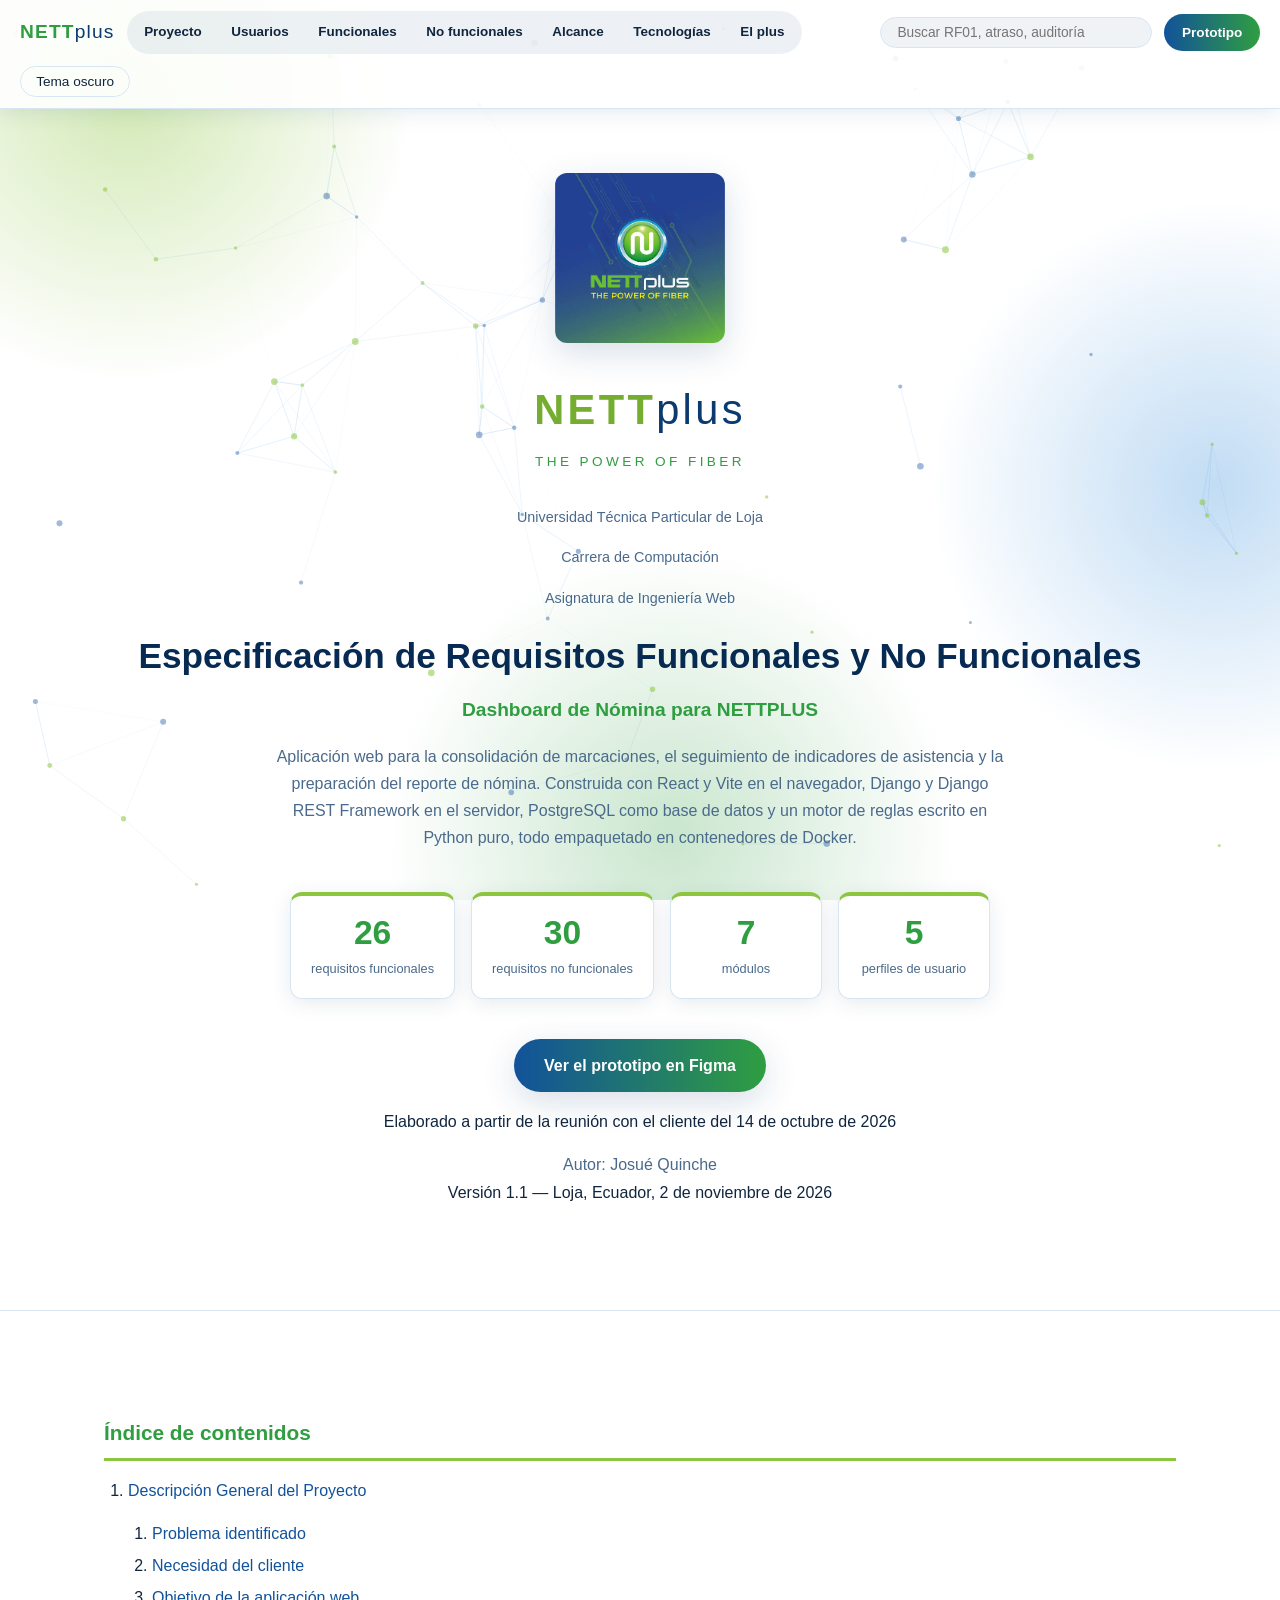
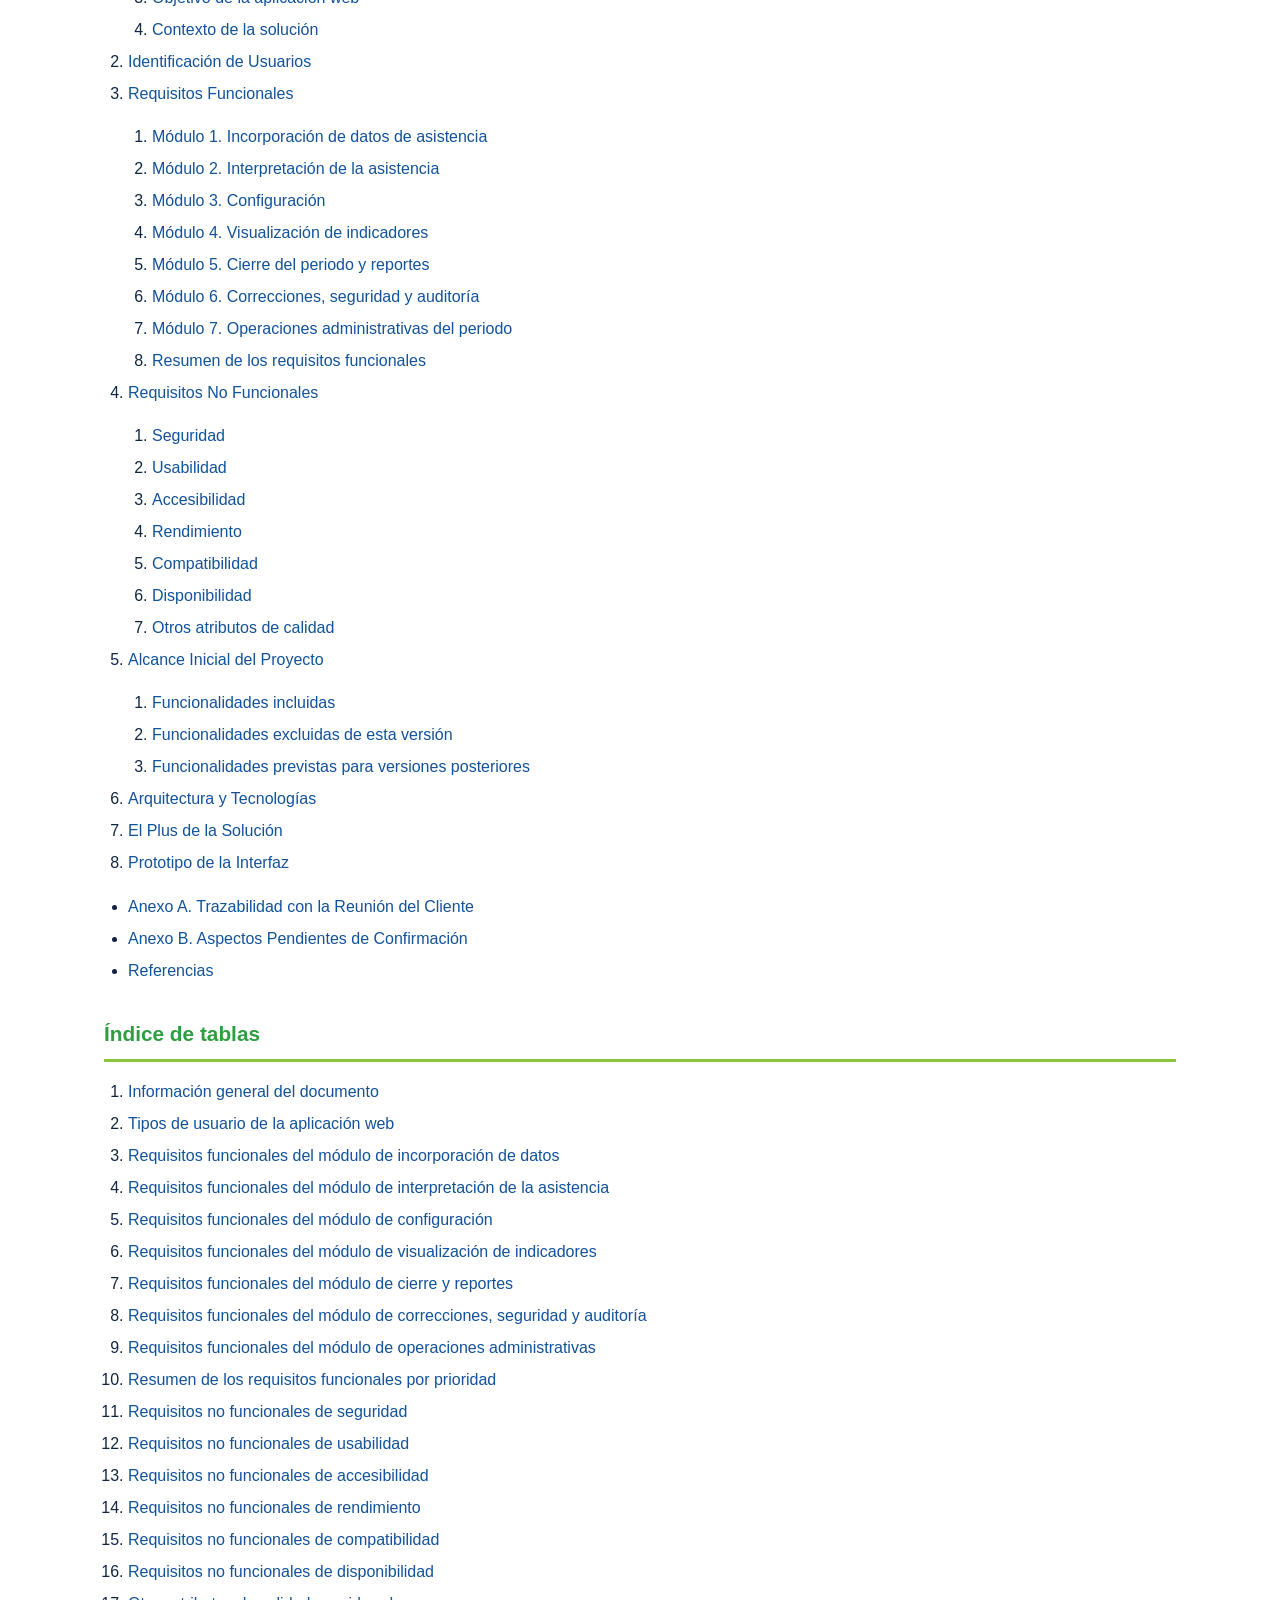
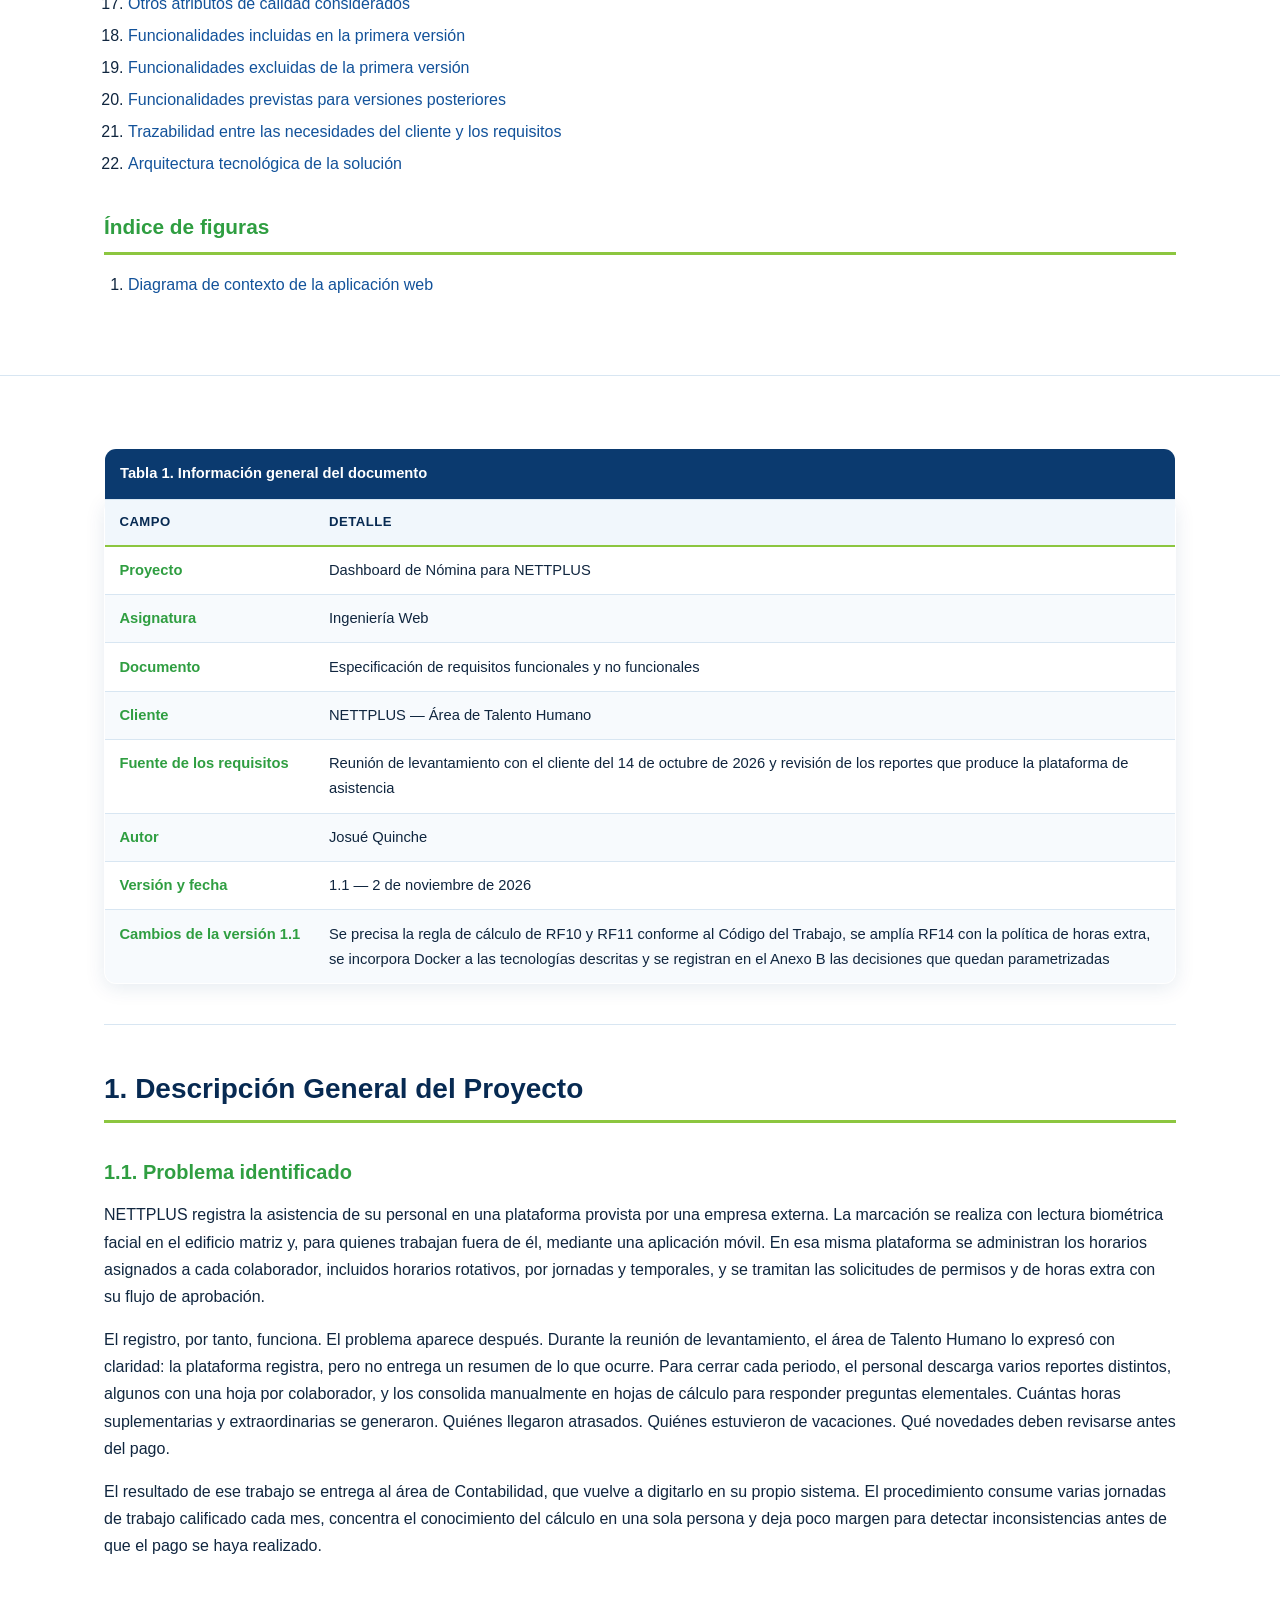
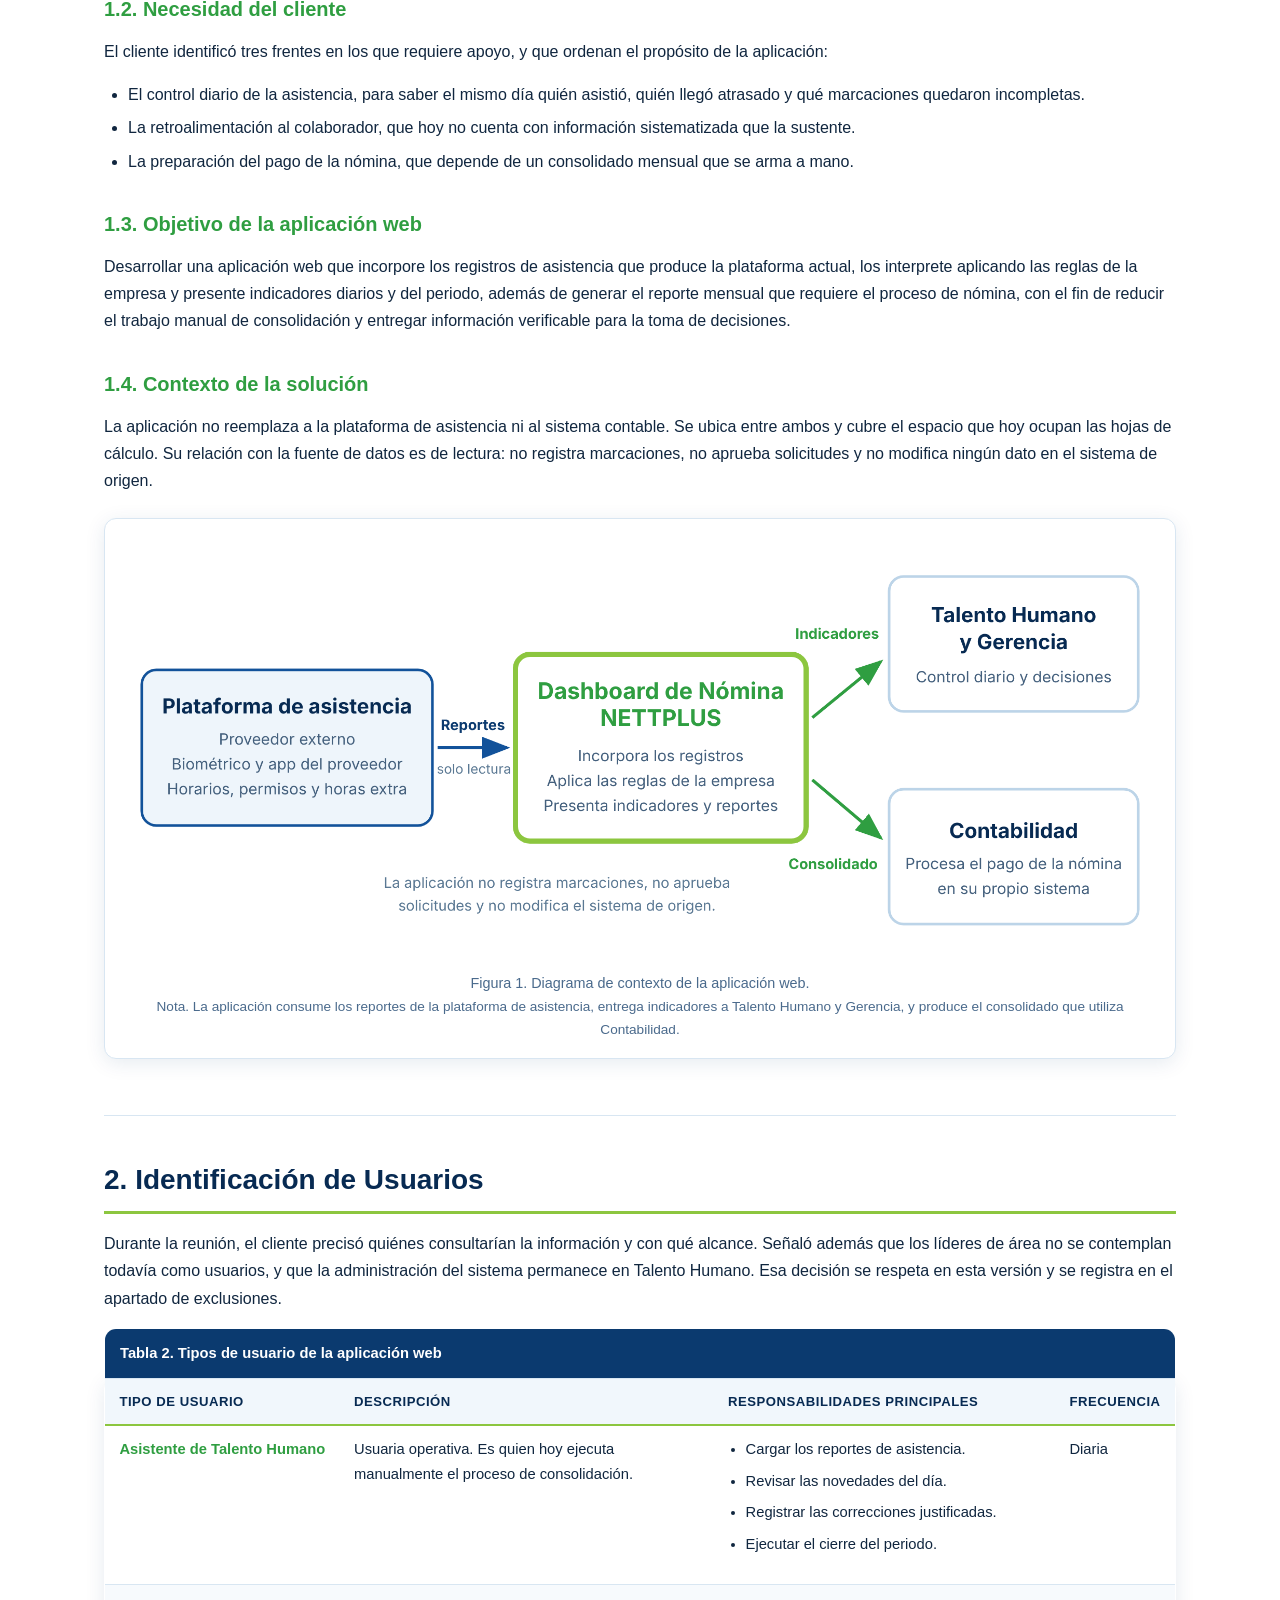
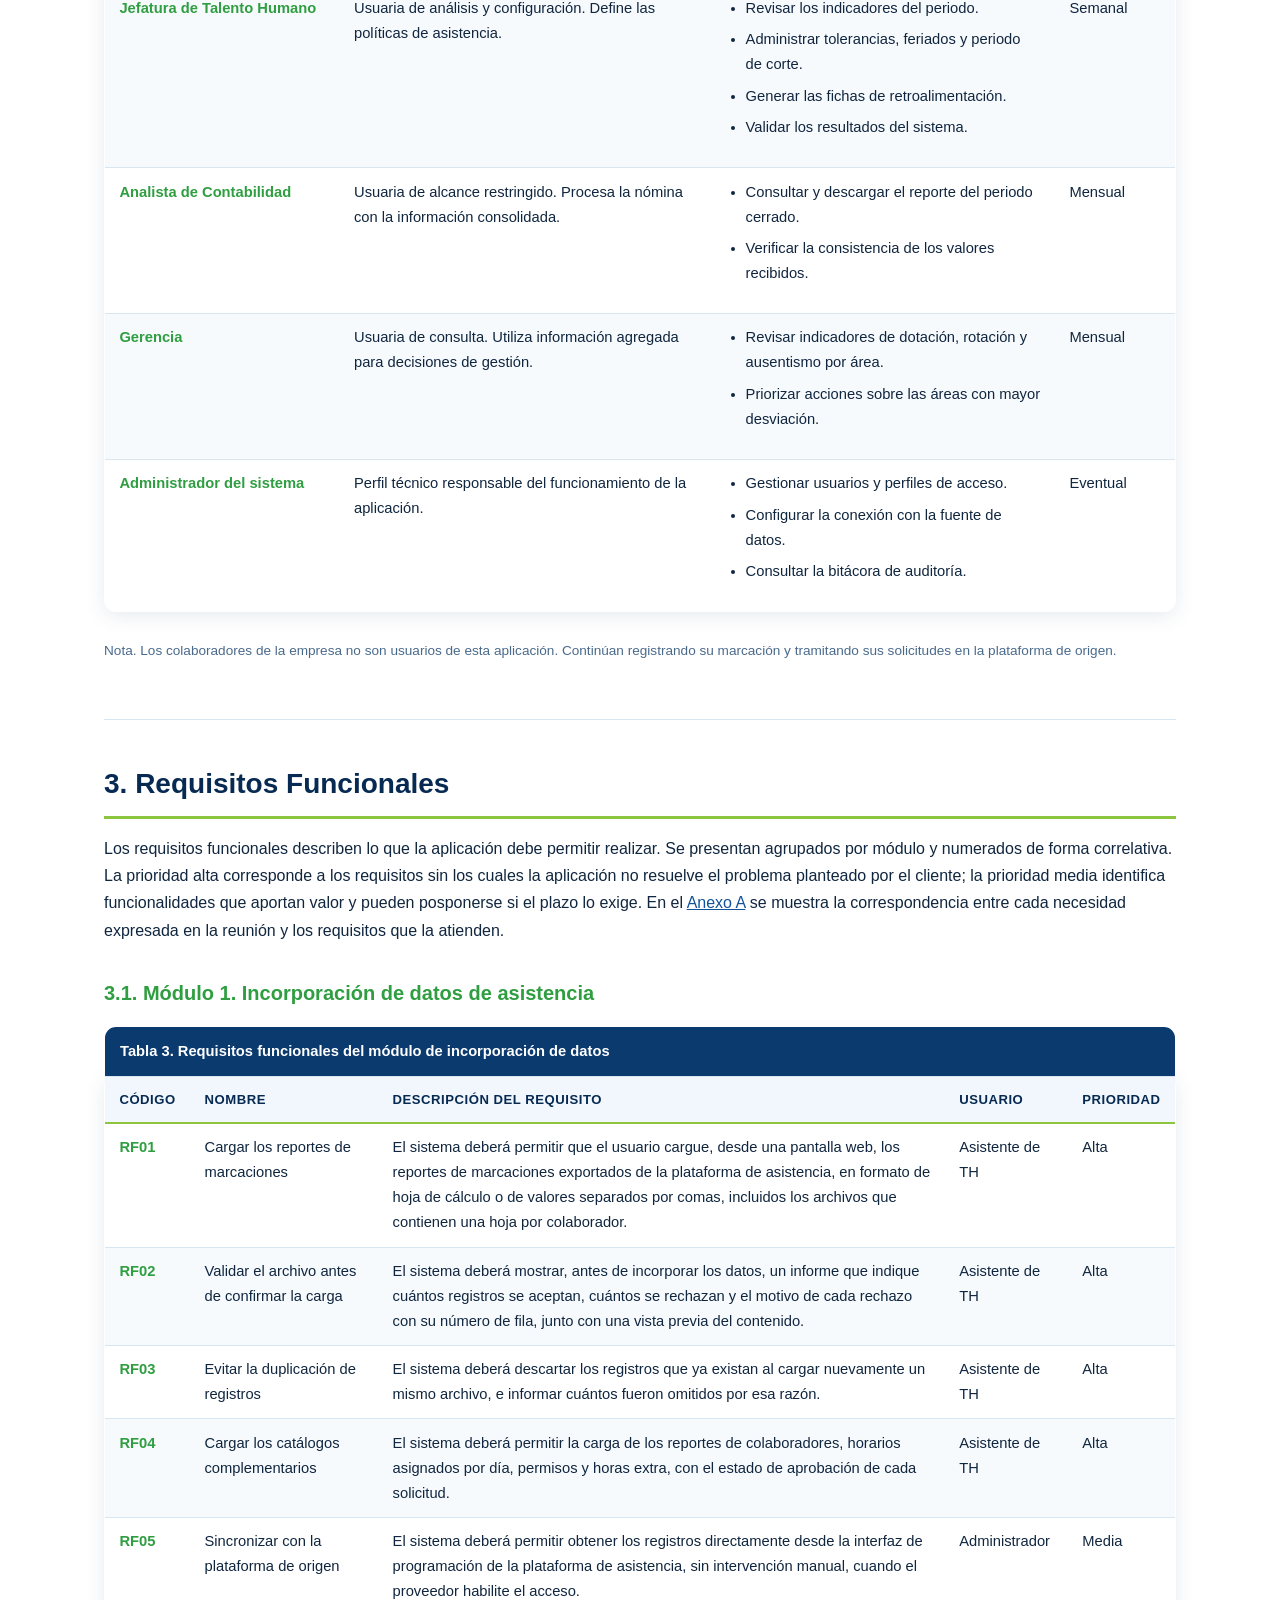
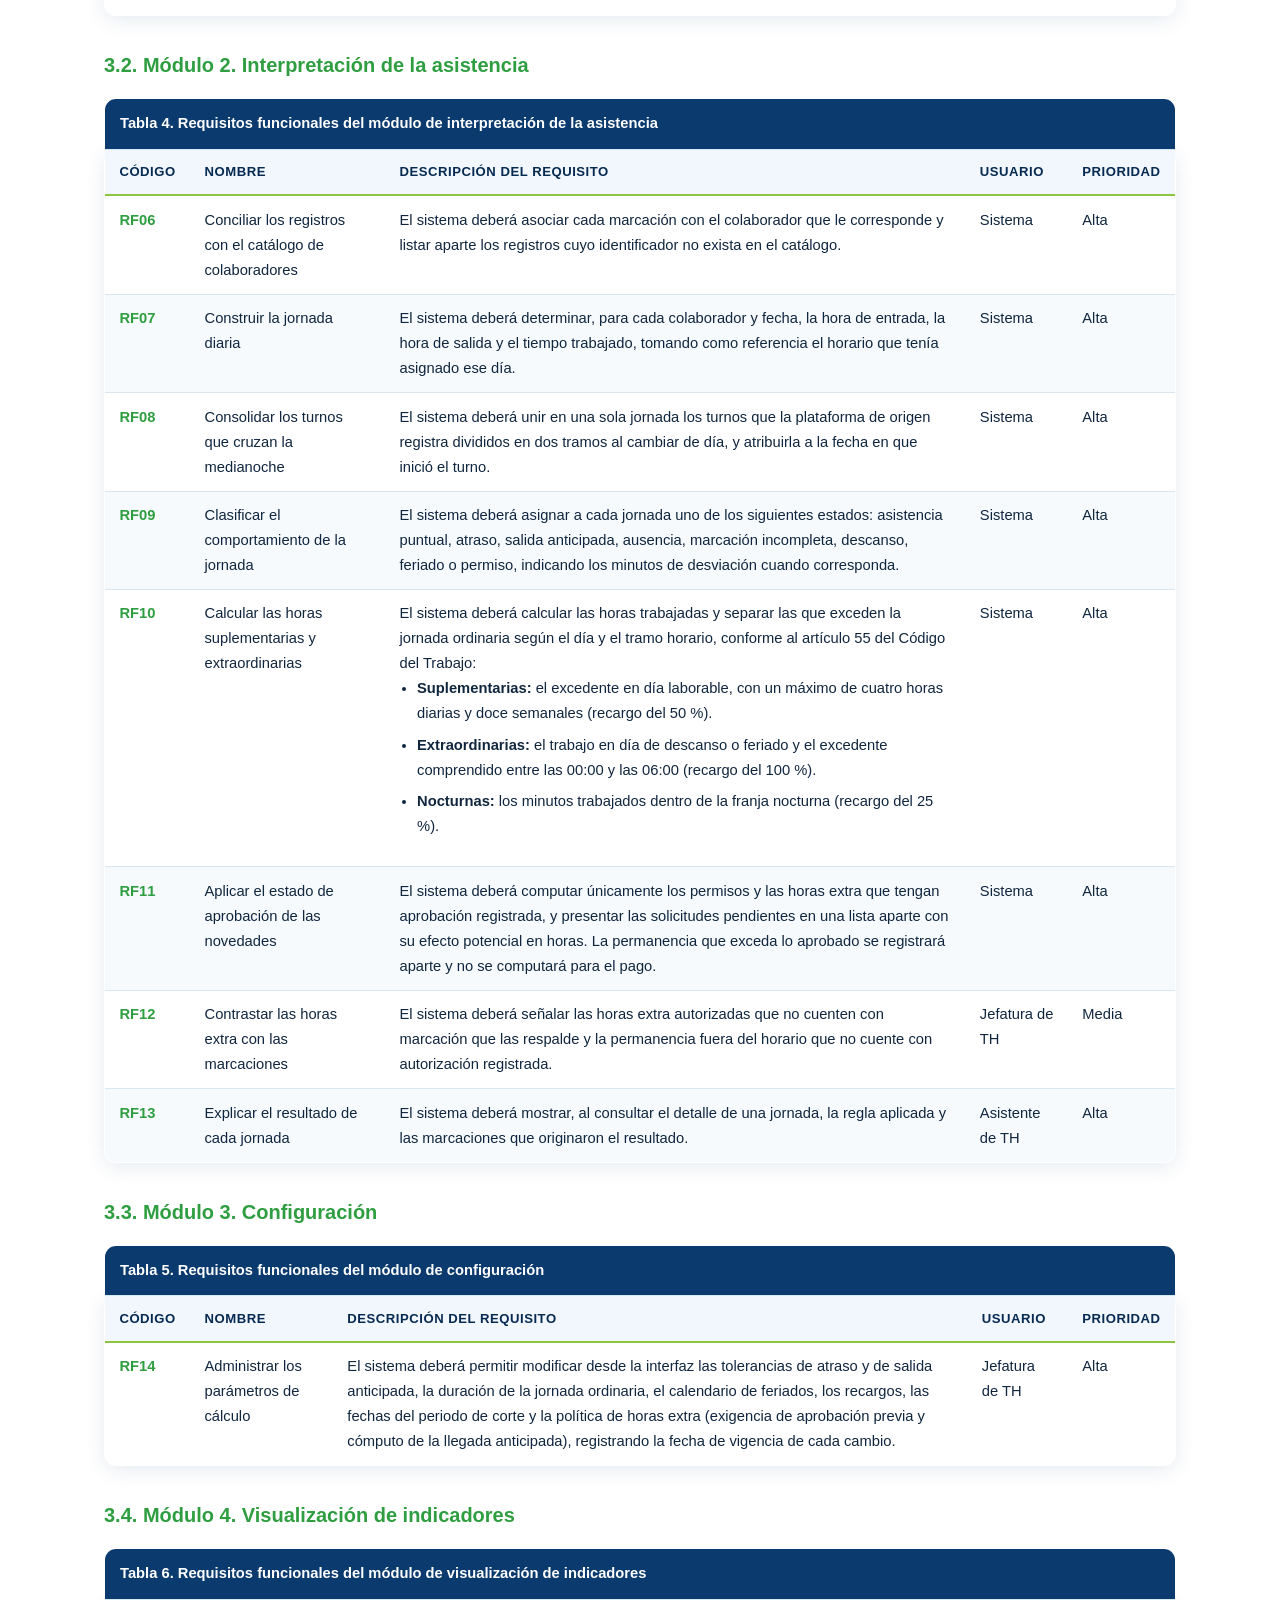
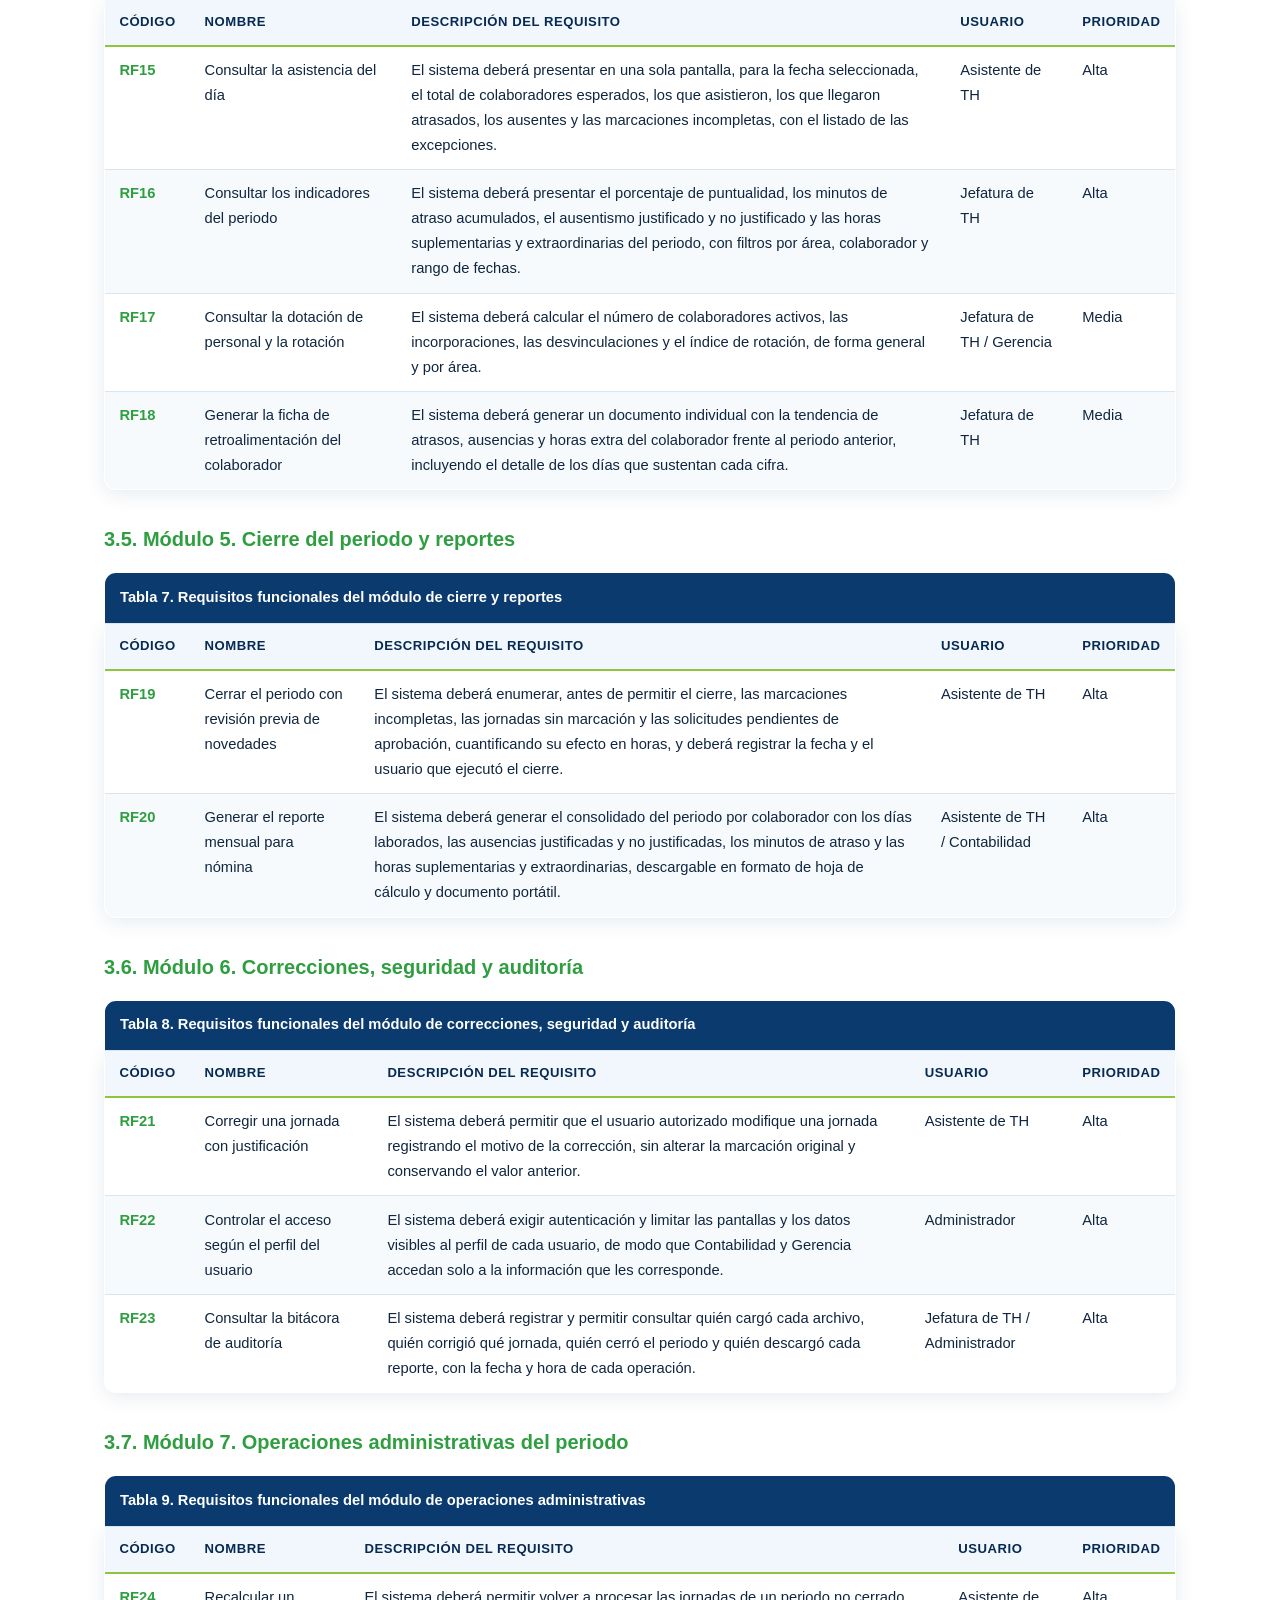
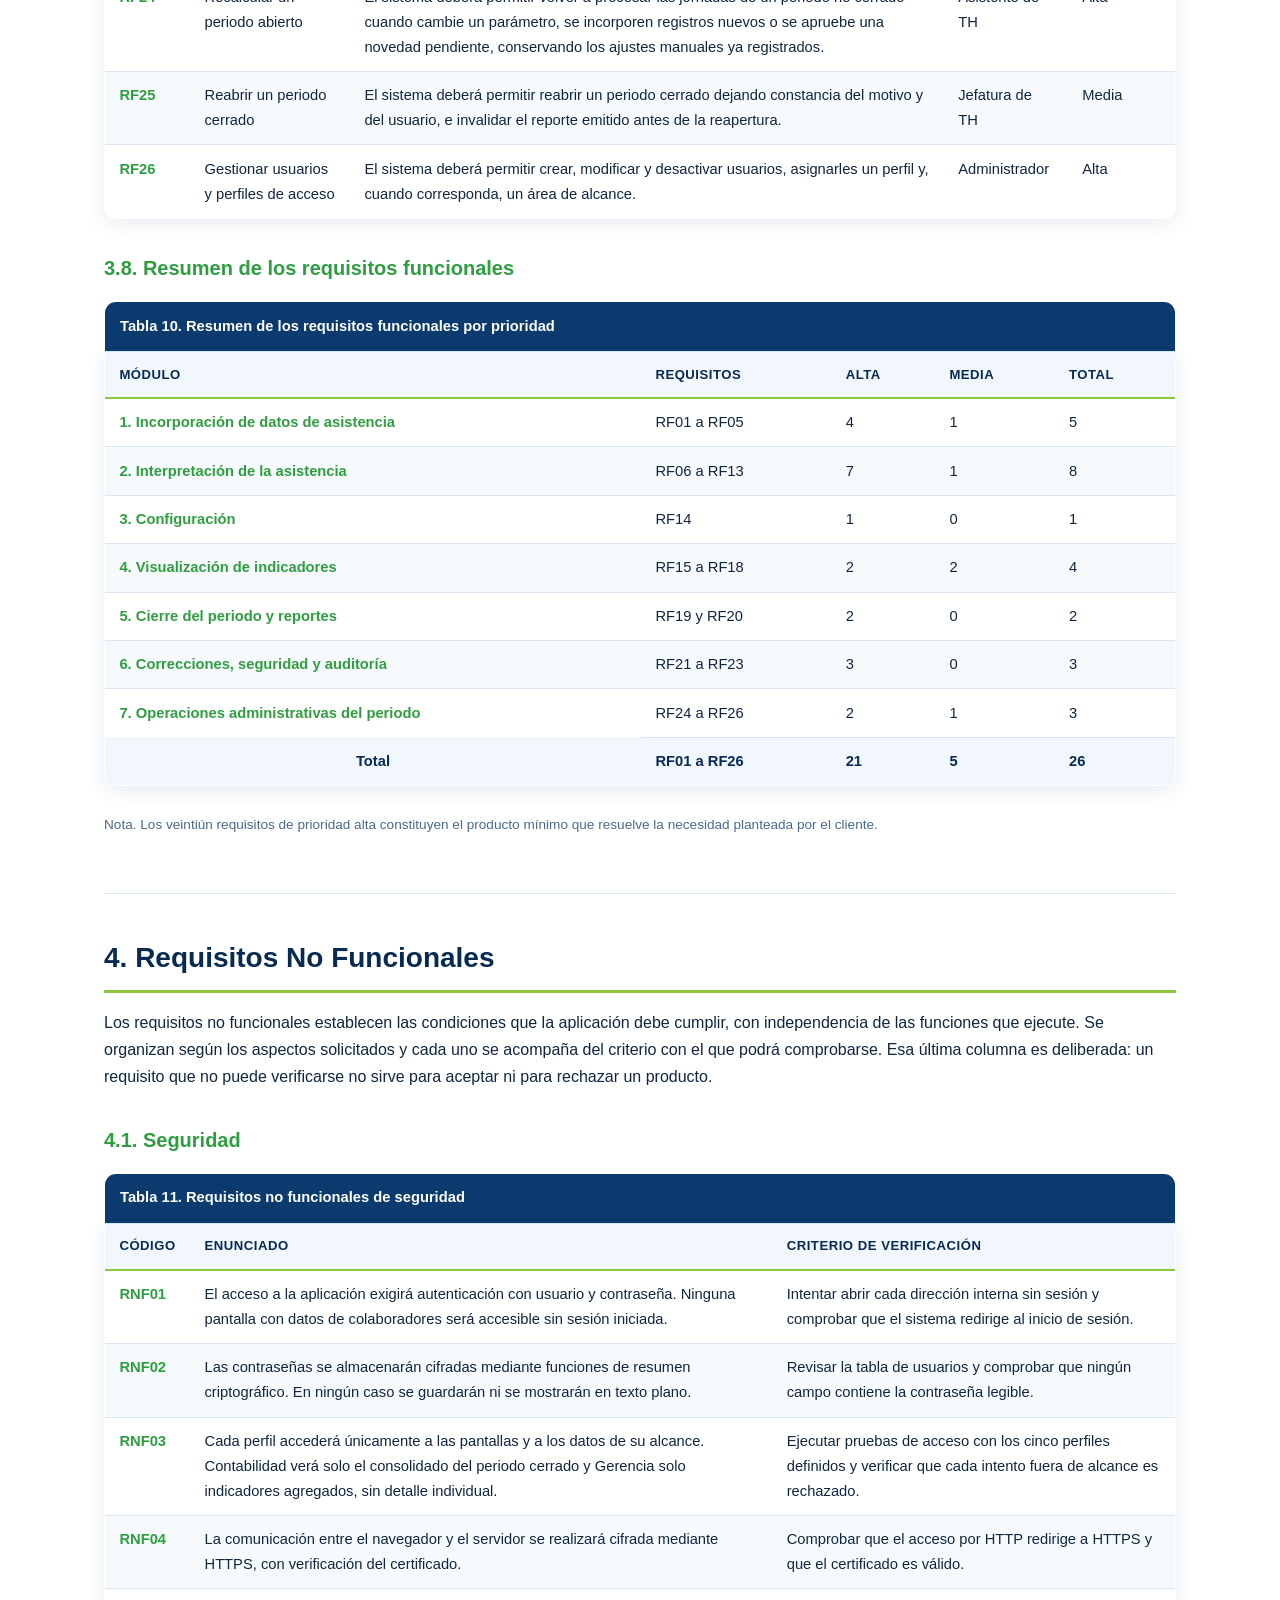
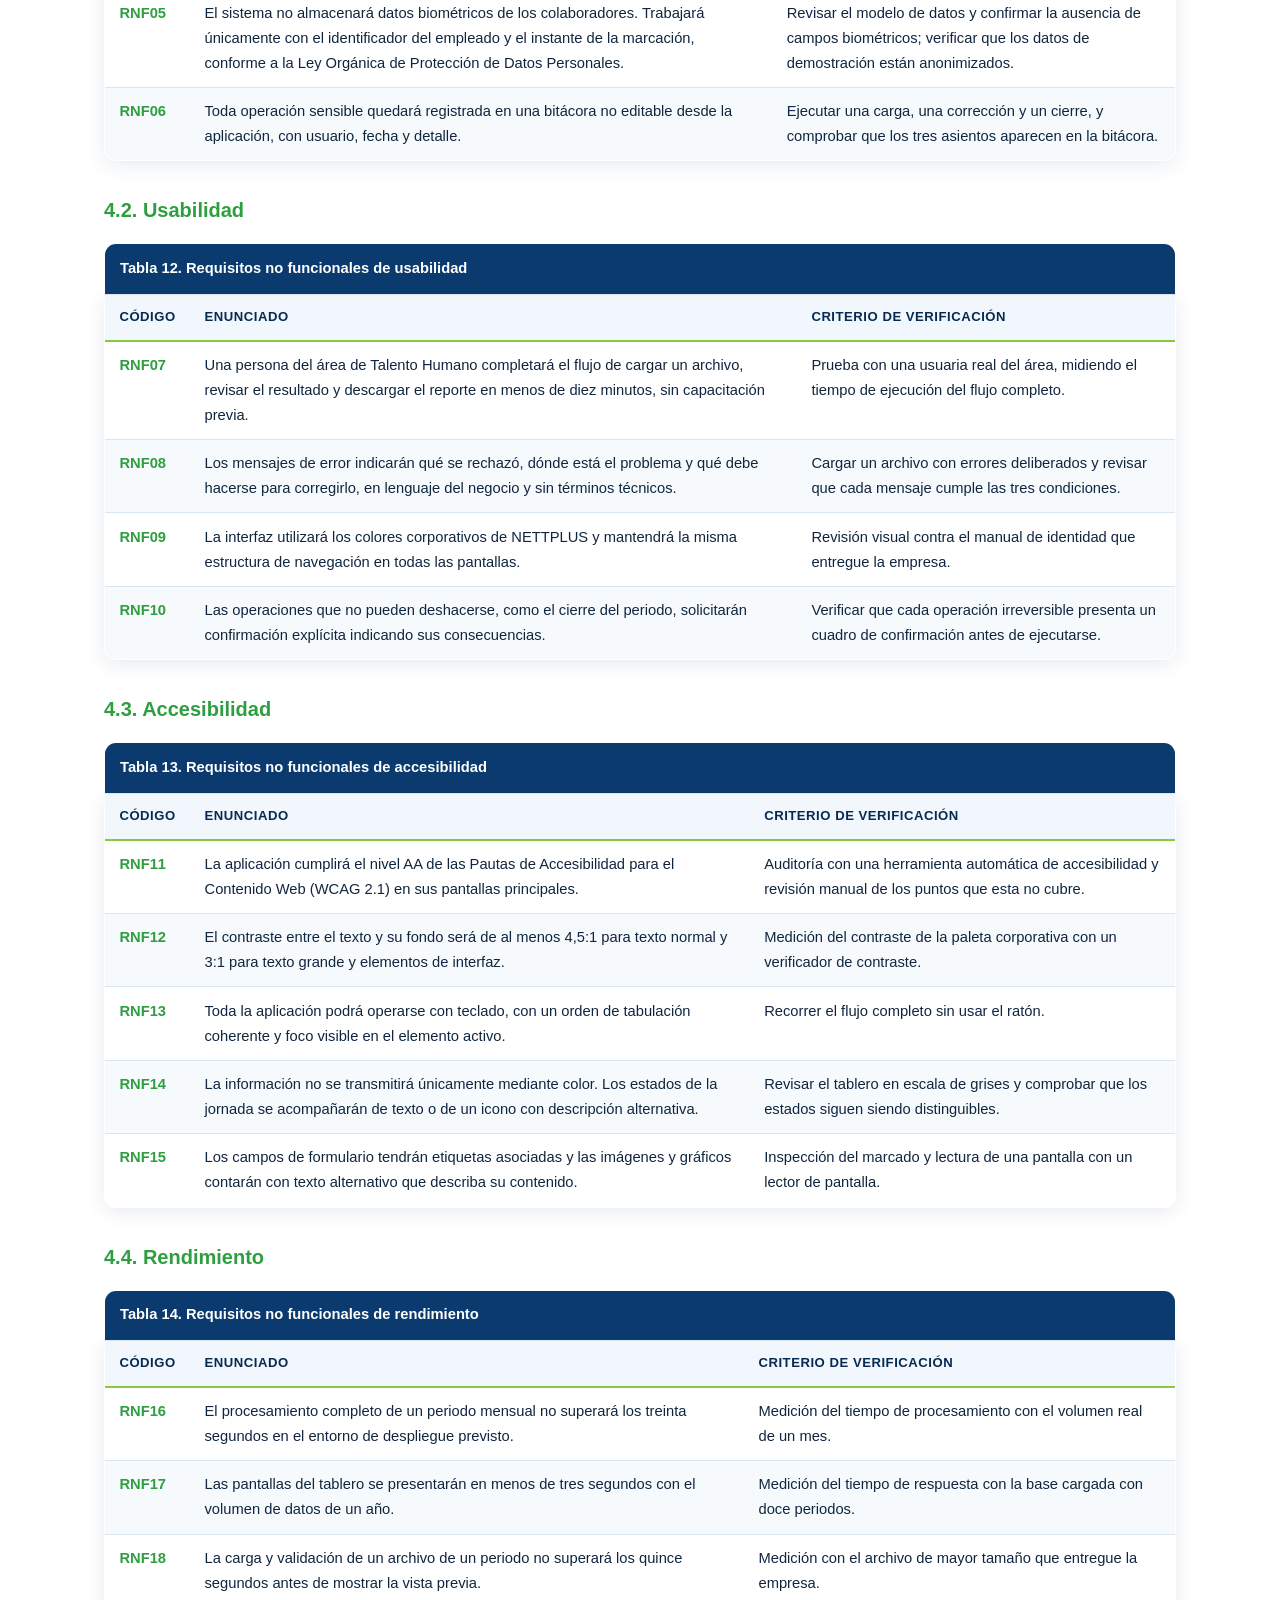
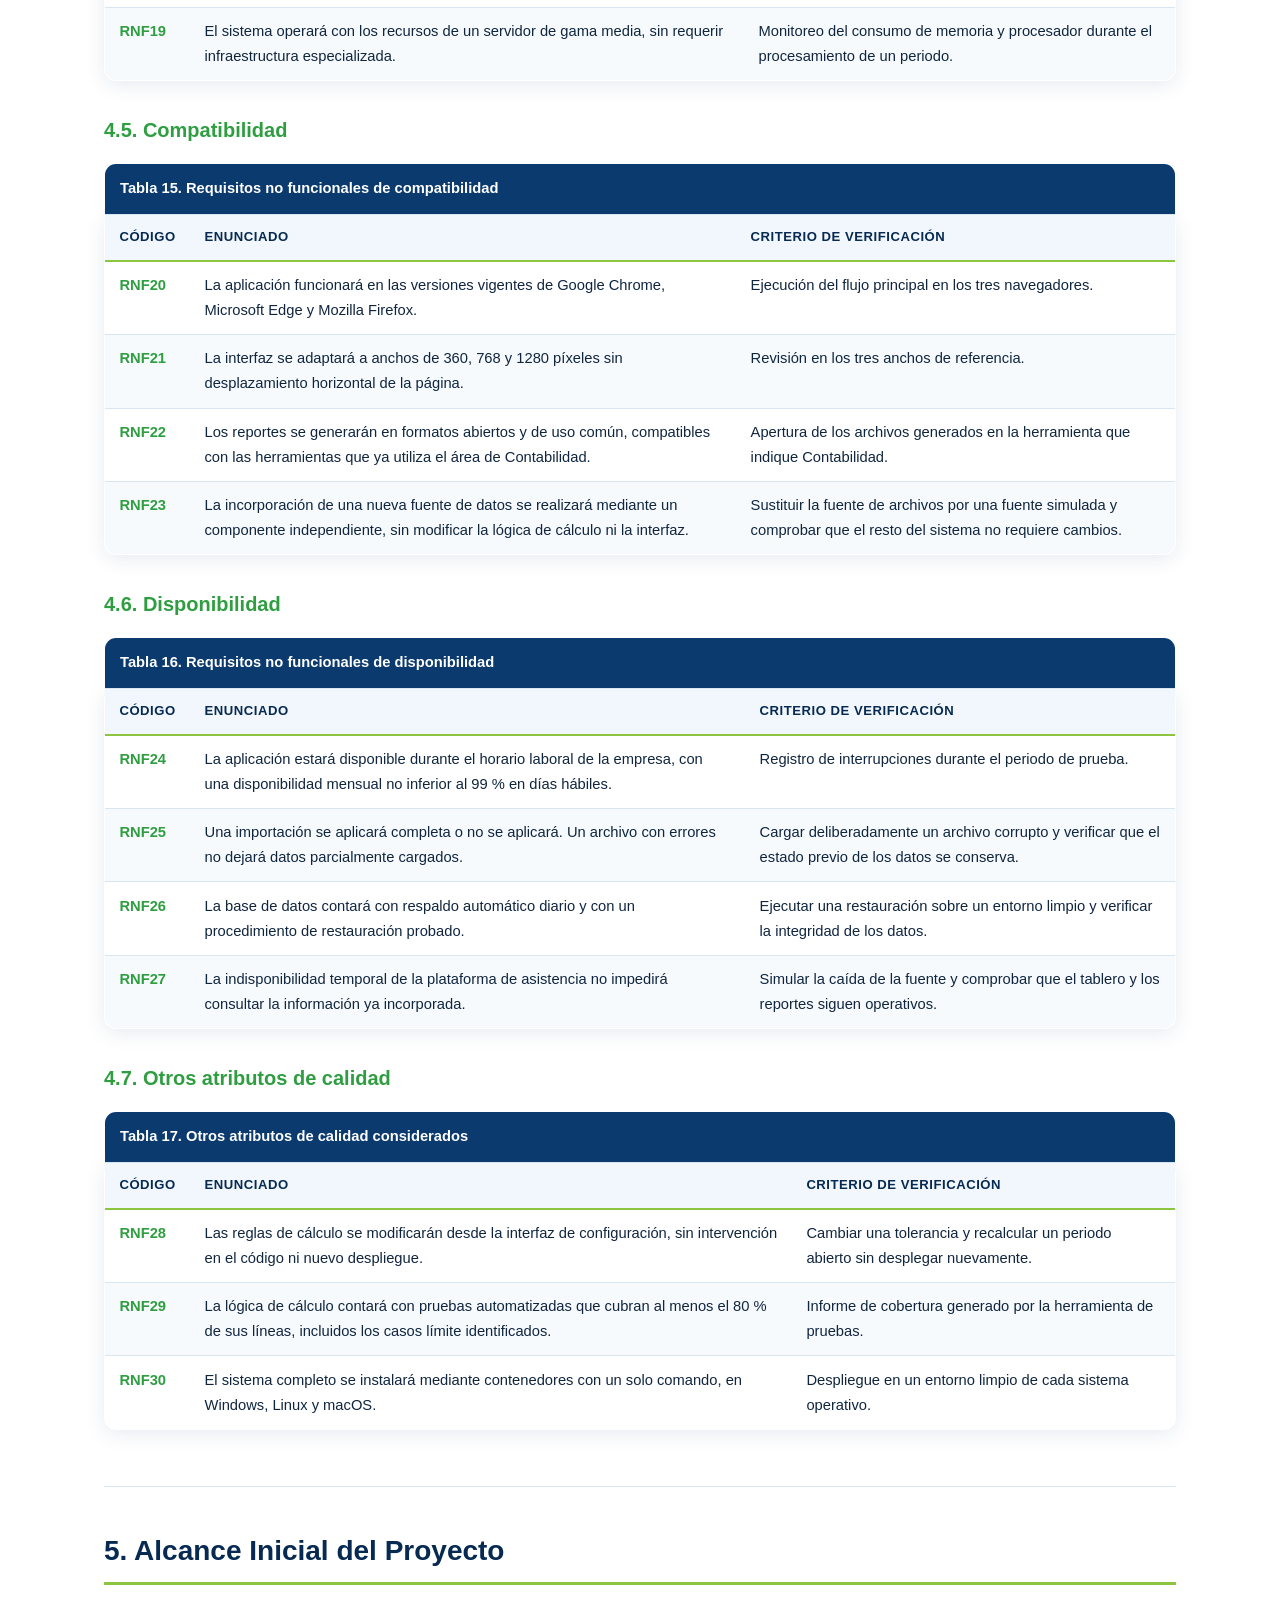
<file: practica_html5/informe_requisitos/index.html>
<!DOCTYPE html>
<html lang="es">
<head>
  <meta charset="UTF-8">
  <meta name="viewport" content="width=device-width, initial-scale=1.0">
  <meta name="author" content="Josué Quinche">
  <meta name="description" content="Especificación de requisitos funcionales y no funcionales del Dashboard de Nómina para NETTPLUS">
  <title>Especificación de Requisitos — Dashboard de Nómina NETTPLUS</title>
  <link rel="stylesheet" href="css/estilos.css">
  <script src="js/script.js" defer></script>
</head>
<body>

<!-- ============================================================
     FONDO ANIMADO
     ============================================================ -->
<div class="fondo" aria-hidden="true">
  <span class="mancha mancha-1"></span>
  <span class="mancha mancha-2"></span>
  <span class="mancha mancha-3"></span>
</div>

<canvas class="lienzo" id="lienzo-fibra" aria-hidden="true"></canvas>

<!-- ============================================================
     PORTADA
     ============================================================ -->
<div class="barra">
  <div class="barra-interior">

    <a class="barra-marca" href="#indice">NETT<span class="plus">plus</span></a>

    <nav class="menu" aria-label="Secciones del informe">
      <ul>
        <li><a href="#seccion1">Proyecto</a></li>
        <li><a href="#seccion2">Usuarios</a></li>
        <li><a href="#seccion3">Funcionales</a></li>
        <li><a href="#seccion4">No funcionales</a></li>
        <li><a href="#seccion5">Alcance</a></li>
        <li><a href="#seccion6">Tecnologías</a></li>
        <li><a href="#seccion7">El plus</a></li>
      </ul>
    </nav>

    <form class="barra-form" id="form-buscar" role="search">
      <label class="oculto-visual" for="buscar">Buscar un requisito por código o por palabra</label>
      <input type="search" id="buscar" name="buscar" autocomplete="off" placeholder="Buscar RF01, atraso, auditoría">
      <ul class="resultados" id="resultados"></ul>
    </form>

    <a class="boton-prototipo" href="#seccion8">Prototipo</a>

    <button type="button" class="boton-tema" id="boton-tema">Tema oscuro</button>

  </div>
</div>

<header class="portada">
  <img src="img/images.jpg" alt="Logotipo de la empresa NETTPLUS">

  <p class="marca">NETT<span class="plus">plus</span></p>
  <p class="lema">The power of fiber</p>

  <div class="institucion">
    <p>Universidad Técnica Particular de Loja</p>
    <p>Carrera de Computación</p>
    <p>Asignatura de Ingeniería Web</p>
  </div>

  <h1>Especificación de Requisitos Funcionales y No Funcionales</h1>
  <p class="subtitulo">Dashboard de Nómina para NETTPLUS</p>

  <p class="resumen">
    Aplicación web para la consolidación de marcaciones, el seguimiento
    de indicadores de asistencia y la preparación del reporte de nómina.
    Construida con React y Vite en el navegador, Django y Django REST Framework
    en el servidor, PostgreSQL como base de datos y un motor de reglas
    escrito en Python puro, todo empaquetado en contenedores de Docker.
  </p>

  <ul class="cifras">
    <li><strong id="cifra-rf">26</strong> <span>requisitos funcionales</span></li>
    <li><strong id="cifra-rnf">30</strong> <span>requisitos no funcionales</span></li>
    <li><strong>7</strong> <span>módulos</span></li>
    <li><strong>5</strong> <span>perfiles de usuario</span></li>
  </ul>

  <p>
    <a class="boton" href="https://www.figma.com/make/8qvbA9qrd4P1jdIL5RerFJ/Consola-de-N%C3%B3mina-NETTPLUS?code-node-id=0-6&amp;p=f&amp;t=ZAZNRuZjHor0eTrN-0&amp;fullscreen=1" target="_blank" rel="noopener noreferrer">Ver el prototipo en Figma</a>
  </p>

  <p>
    Elaborado a partir de la reunión con el cliente del
    <time datetime="2026-10-14">14 de octubre de 2026</time>
  </p>

  <address>Autor: Josué Quinche</address>
  <p>
    Versión 1.1 — Loja, Ecuador,
    <time datetime="2026-11-02">2 de noviembre de 2026</time>
  </p>
</header>

<hr>

<!-- ============================================================
     ÍNDICES
     ============================================================ -->
<nav class="indices">
  <h2 id="indice">Índice de contenidos</h2>
  <ol>
    <li><a href="#seccion1">Descripción General del Proyecto</a>
      <ol>
        <li><a href="#s1-1">Problema identificado</a></li>
        <li><a href="#s1-2">Necesidad del cliente</a></li>
        <li><a href="#s1-3">Objetivo de la aplicación web</a></li>
        <li><a href="#s1-4">Contexto de la solución</a></li>
      </ol>
    </li>
    <li><a href="#seccion2">Identificación de Usuarios</a></li>
    <li><a href="#seccion3">Requisitos Funcionales</a>
      <ol>
        <li><a href="#s3-1">Módulo 1. Incorporación de datos de asistencia</a></li>
        <li><a href="#s3-2">Módulo 2. Interpretación de la asistencia</a></li>
        <li><a href="#s3-3">Módulo 3. Configuración</a></li>
        <li><a href="#s3-4">Módulo 4. Visualización de indicadores</a></li>
        <li><a href="#s3-5">Módulo 5. Cierre del periodo y reportes</a></li>
        <li><a href="#s3-6">Módulo 6. Correcciones, seguridad y auditoría</a></li>
        <li><a href="#s3-7">Módulo 7. Operaciones administrativas del periodo</a></li>
        <li><a href="#s3-8">Resumen de los requisitos funcionales</a></li>
      </ol>
    </li>
    <li><a href="#seccion4">Requisitos No Funcionales</a>
      <ol>
        <li><a href="#s4-1">Seguridad</a></li>
        <li><a href="#s4-2">Usabilidad</a></li>
        <li><a href="#s4-3">Accesibilidad</a></li>
        <li><a href="#s4-4">Rendimiento</a></li>
        <li><a href="#s4-5">Compatibilidad</a></li>
        <li><a href="#s4-6">Disponibilidad</a></li>
        <li><a href="#s4-7">Otros atributos de calidad</a></li>
      </ol>
    </li>
    <li><a href="#seccion5">Alcance Inicial del Proyecto</a>
      <ol>
        <li><a href="#s5-1">Funcionalidades incluidas</a></li>
        <li><a href="#s5-2">Funcionalidades excluidas de esta versión</a></li>
        <li><a href="#s5-3">Funcionalidades previstas para versiones posteriores</a></li>
      </ol>
    </li>
    <li><a href="#seccion6">Arquitectura y Tecnologías</a></li>
    <li><a href="#seccion7">El Plus de la Solución</a></li>
    <li><a href="#seccion8">Prototipo de la Interfaz</a></li>
  </ol>

  <ul>
    <li><a href="#anexoA">Anexo A. Trazabilidad con la Reunión del Cliente</a></li>
    <li><a href="#anexoB">Anexo B. Aspectos Pendientes de Confirmación</a></li>
    <li><a href="#referencias">Referencias</a></li>
  </ul>

  <h2 id="indice-tablas">Índice de tablas</h2>
  <ol>
    <li><a href="#tabla1">Información general del documento</a></li>
    <li><a href="#tabla2">Tipos de usuario de la aplicación web</a></li>
    <li><a href="#tabla3">Requisitos funcionales del módulo de incorporación de datos</a></li>
    <li><a href="#tabla4">Requisitos funcionales del módulo de interpretación de la asistencia</a></li>
    <li><a href="#tabla5">Requisitos funcionales del módulo de configuración</a></li>
    <li><a href="#tabla6">Requisitos funcionales del módulo de visualización de indicadores</a></li>
    <li><a href="#tabla7">Requisitos funcionales del módulo de cierre y reportes</a></li>
    <li><a href="#tabla8">Requisitos funcionales del módulo de correcciones, seguridad y auditoría</a></li>
    <li><a href="#tabla9">Requisitos funcionales del módulo de operaciones administrativas</a></li>
    <li><a href="#tabla10">Resumen de los requisitos funcionales por prioridad</a></li>
    <li><a href="#tabla11">Requisitos no funcionales de seguridad</a></li>
    <li><a href="#tabla12">Requisitos no funcionales de usabilidad</a></li>
    <li><a href="#tabla13">Requisitos no funcionales de accesibilidad</a></li>
    <li><a href="#tabla14">Requisitos no funcionales de rendimiento</a></li>
    <li><a href="#tabla15">Requisitos no funcionales de compatibilidad</a></li>
    <li><a href="#tabla16">Requisitos no funcionales de disponibilidad</a></li>
    <li><a href="#tabla17">Otros atributos de calidad considerados</a></li>
    <li><a href="#tabla18">Funcionalidades incluidas en la primera versión</a></li>
    <li><a href="#tabla19">Funcionalidades excluidas de la primera versión</a></li>
    <li><a href="#tabla20">Funcionalidades previstas para versiones posteriores</a></li>
    <li><a href="#tabla21">Trazabilidad entre las necesidades del cliente y los requisitos</a></li>
    <li><a href="#tabla22">Arquitectura tecnológica de la solución</a></li>
  </ol>

  <h2 id="indice-figuras">Índice de figuras</h2>
  <ol>
    <li><a href="#figura1">Diagrama de contexto de la aplicación web</a></li>
  </ol>
</nav>

<hr>

<!-- ============================================================
     CUERPO DEL DOCUMENTO
     ============================================================ -->
<main>

  <!-- ========== TABLA 1 ========== -->
  <table id="tabla1">
    <caption>Tabla 1. Información general del documento</caption>
    <thead>
      <tr>
        <th scope="col">Campo</th>
        <th scope="col">Detalle</th>
      </tr>
    </thead>
    <tbody>
      <tr>
        <th scope="row">Proyecto</th>
        <td>Dashboard de Nómina para NETTPLUS</td>
      </tr>
      <tr>
        <th scope="row">Asignatura</th>
        <td>Ingeniería Web</td>
      </tr>
      <tr>
        <th scope="row">Documento</th>
        <td>Especificación de requisitos funcionales y no funcionales</td>
      </tr>
      <tr>
        <th scope="row">Cliente</th>
        <td>NETTPLUS — Área de Talento Humano</td>
      </tr>
      <tr>
        <th scope="row">Fuente de los requisitos</th>
        <td>
          Reunión de levantamiento con el cliente del 14 de octubre de 2026
          y revisión de los reportes que produce la plataforma de asistencia
        </td>
      </tr>
      <tr>
        <th scope="row">Autor</th>
        <td>Josué Quinche</td>
      </tr>
      <tr>
        <th scope="row">Versión y fecha</th>
        <td>1.1 — <time datetime="2026-11-02">2 de noviembre de 2026</time></td>
      </tr>
      <tr>
        <th scope="row">Cambios de la versión 1.1</th>
        <td>
          Se precisa la regla de cálculo de RF10 y RF11 conforme al Código del
          Trabajo, se amplía RF14 con la política de horas extra, se incorpora
          Docker a las tecnologías descritas y se registran en el Anexo B las
          decisiones que quedan parametrizadas
        </td>
      </tr>
    </tbody>
  </table>

  <hr>

  <!-- ============================================================
       1. DESCRIPCIÓN GENERAL DEL PROYECTO
       ============================================================ -->
  <section id="seccion1">
    <h2>1. Descripción General del Proyecto</h2>

    <section id="s1-1">
      <h3>1.1. Problema identificado</h3>
      <p>
        NETTPLUS registra la asistencia de su personal en una plataforma provista
        por una empresa externa. La marcación se realiza con lectura biométrica
        facial en el edificio matriz y, para quienes trabajan fuera de él, mediante
        una aplicación móvil. En esa misma plataforma se administran los horarios
        asignados a cada colaborador, incluidos horarios rotativos, por jornadas y
        temporales, y se tramitan las solicitudes de permisos y de horas extra con
        su flujo de aprobación.
      </p>
      <p>
        El registro, por tanto, funciona. El problema aparece después. Durante la
        reunión de levantamiento, el área de Talento Humano lo expresó con claridad:
        la plataforma registra, pero no entrega un resumen de lo que ocurre. Para
        cerrar cada periodo, el personal descarga varios reportes distintos, algunos
        con una hoja por colaborador, y los consolida manualmente en hojas de cálculo
        para responder preguntas elementales. Cuántas horas suplementarias y
        extraordinarias se generaron. Quiénes llegaron atrasados. Quiénes estuvieron
        de vacaciones. Qué novedades deben revisarse antes del pago.
      </p>
      <p>
        El resultado de ese trabajo se entrega al área de Contabilidad, que vuelve a
        digitarlo en su propio sistema. El procedimiento consume varias jornadas de
        trabajo calificado cada mes, concentra el conocimiento del cálculo en una
        sola persona y deja poco margen para detectar inconsistencias antes de que el
        pago se haya realizado.
      </p>
    </section>

    <section id="s1-2">
      <h3>1.2. Necesidad del cliente</h3>
      <p>
        El cliente identificó tres frentes en los que requiere apoyo, y que ordenan
        el propósito de la aplicación:
      </p>
      <ul>
        <li>
          El control diario de la asistencia, para saber el mismo día quién asistió,
          quién llegó atrasado y qué marcaciones quedaron incompletas.
        </li>
        <li>
          La retroalimentación al colaborador, que hoy no cuenta con información
          sistematizada que la sustente.
        </li>
        <li>
          La preparación del pago de la nómina, que depende de un consolidado mensual
          que se arma a mano.
        </li>
      </ul>
    </section>

    <section id="s1-3">
      <h3>1.3. Objetivo de la aplicación web</h3>
      <p>
        Desarrollar una aplicación web que incorpore los registros de asistencia que
        produce la plataforma actual, los interprete aplicando las reglas de la
        empresa y presente indicadores diarios y del periodo, además de generar el
        reporte mensual que requiere el proceso de nómina, con el fin de reducir el
        trabajo manual de consolidación y entregar información verificable para la
        toma de decisiones.
      </p>
    </section>

    <section id="s1-4">
      <h3>1.4. Contexto de la solución</h3>
      <p>
        La aplicación no reemplaza a la plataforma de asistencia ni al sistema
        contable. Se ubica entre ambos y cubre el espacio que hoy ocupan las hojas de
        cálculo. Su relación con la fuente de datos es de lectura: no registra
        marcaciones, no aprueba solicitudes y no modifica ningún dato en el sistema de
        origen.
      </p>

      <figure id="figura1">
        <img src="img/figura1-diagrama-contexto.png"
             alt="Diagrama de contexto: la plataforma de asistencia del proveedor externo entrega reportes a la aplicación web, que produce indicadores para Talento Humano y Gerencia y un consolidado para Contabilidad">
        <figcaption>
          Figura 1. Diagrama de contexto de la aplicación web.
          <small>
            Nota. La aplicación consume los reportes de la plataforma de asistencia,
            entrega indicadores a Talento Humano y Gerencia, y produce el consolidado
            que utiliza Contabilidad.
          </small>
        </figcaption>
      </figure>
    </section>
  </section>

  <hr>

  <!-- ============================================================
       2. IDENTIFICACIÓN DE USUARIOS
       ============================================================ -->
  <section id="seccion2">
    <h2>2. Identificación de Usuarios</h2>
    <p>
      Durante la reunión, el cliente precisó quiénes consultarían la información y
      con qué alcance. Señaló además que los líderes de área no se contemplan todavía
      como usuarios, y que la administración del sistema permanece en Talento Humano.
      Esa decisión se respeta en esta versión y se registra en el apartado de
      exclusiones.
    </p>

    <table id="tabla2">
      <caption>Tabla 2. Tipos de usuario de la aplicación web</caption>
      <thead>
        <tr>
          <th scope="col">Tipo de usuario</th>
          <th scope="col">Descripción</th>
          <th scope="col">Responsabilidades principales</th>
          <th scope="col">Frecuencia</th>
        </tr>
      </thead>
      <tbody>
        <tr>
          <th scope="row">Asistente de Talento Humano</th>
          <td>Usuaria operativa. Es quien hoy ejecuta manualmente el proceso de consolidación.</td>
          <td>
            <ul>
              <li>Cargar los reportes de asistencia.</li>
              <li>Revisar las novedades del día.</li>
              <li>Registrar las correcciones justificadas.</li>
              <li>Ejecutar el cierre del periodo.</li>
            </ul>
          </td>
          <td>Diaria</td>
        </tr>
        <tr>
          <th scope="row">Jefatura de Talento Humano</th>
          <td>Usuaria de análisis y configuración. Define las políticas de asistencia.</td>
          <td>
            <ul>
              <li>Revisar los indicadores del periodo.</li>
              <li>Administrar tolerancias, feriados y periodo de corte.</li>
              <li>Generar las fichas de retroalimentación.</li>
              <li>Validar los resultados del sistema.</li>
            </ul>
          </td>
          <td>Semanal</td>
        </tr>
        <tr>
          <th scope="row">Analista de Contabilidad</th>
          <td>Usuaria de alcance restringido. Procesa la nómina con la información consolidada.</td>
          <td>
            <ul>
              <li>Consultar y descargar el reporte del periodo cerrado.</li>
              <li>Verificar la consistencia de los valores recibidos.</li>
            </ul>
          </td>
          <td>Mensual</td>
        </tr>
        <tr>
          <th scope="row">Gerencia</th>
          <td>Usuaria de consulta. Utiliza información agregada para decisiones de gestión.</td>
          <td>
            <ul>
              <li>Revisar indicadores de dotación, rotación y ausentismo por área.</li>
              <li>Priorizar acciones sobre las áreas con mayor desviación.</li>
            </ul>
          </td>
          <td>Mensual</td>
        </tr>
        <tr>
          <th scope="row">Administrador del sistema</th>
          <td>Perfil técnico responsable del funcionamiento de la aplicación.</td>
          <td>
            <ul>
              <li>Gestionar usuarios y perfiles de acceso.</li>
              <li>Configurar la conexión con la fuente de datos.</li>
              <li>Consultar la bitácora de auditoría.</li>
            </ul>
          </td>
          <td>Eventual</td>
        </tr>
      </tbody>
    </table>

    <p>
      <small>
        Nota. Los colaboradores de la empresa no son usuarios de esta aplicación.
        Continúan registrando su marcación y tramitando sus solicitudes en la
        plataforma de origen.
      </small>
    </p>
  </section>

  <hr>

  <!-- ============================================================
       3. REQUISITOS FUNCIONALES
       ============================================================ -->
  <section id="seccion3">
    <h2>3. Requisitos Funcionales</h2>
    <p>
      Los requisitos funcionales describen lo que la aplicación debe permitir
      realizar. Se presentan agrupados por módulo y numerados de forma correlativa.
      La prioridad alta corresponde a los requisitos sin los cuales la aplicación no
      resuelve el problema planteado por el cliente; la prioridad media identifica
      funcionalidades que aportan valor y pueden posponerse si el plazo lo exige. En
      el <a href="#anexoA">Anexo A</a> se muestra la correspondencia entre cada
      necesidad expresada en la reunión y los requisitos que la atienden.
    </p>

    <!-- ========== 3.1 ========== -->
    <section id="s3-1">
      <h3>3.1. Módulo 1. Incorporación de datos de asistencia</h3>

      <table id="tabla3">
        <caption>Tabla 3. Requisitos funcionales del módulo de incorporación de datos</caption>
        <thead>
          <tr>
            <th scope="col">Código</th>
            <th scope="col">Nombre</th>
            <th scope="col">Descripción del requisito</th>
            <th scope="col">Usuario</th>
            <th scope="col">Prioridad</th>
          </tr>
        </thead>
        <tbody>
          <tr>
            <th scope="row">RF01</th>
            <td>Cargar los reportes de marcaciones</td>
            <td>El sistema deberá permitir que el usuario cargue, desde una pantalla web, los reportes de marcaciones exportados de la plataforma de asistencia, en formato de hoja de cálculo o de valores separados por comas, incluidos los archivos que contienen una hoja por colaborador.</td>
            <td>Asistente de TH</td>
            <td>Alta</td>
          </tr>
          <tr>
            <th scope="row">RF02</th>
            <td>Validar el archivo antes de confirmar la carga</td>
            <td>El sistema deberá mostrar, antes de incorporar los datos, un informe que indique cuántos registros se aceptan, cuántos se rechazan y el motivo de cada rechazo con su número de fila, junto con una vista previa del contenido.</td>
            <td>Asistente de TH</td>
            <td>Alta</td>
          </tr>
          <tr>
            <th scope="row">RF03</th>
            <td>Evitar la duplicación de registros</td>
            <td>El sistema deberá descartar los registros que ya existan al cargar nuevamente un mismo archivo, e informar cuántos fueron omitidos por esa razón.</td>
            <td>Asistente de TH</td>
            <td>Alta</td>
          </tr>
          <tr>
            <th scope="row">RF04</th>
            <td>Cargar los catálogos complementarios</td>
            <td>El sistema deberá permitir la carga de los reportes de colaboradores, horarios asignados por día, permisos y horas extra, con el estado de aprobación de cada solicitud.</td>
            <td>Asistente de TH</td>
            <td>Alta</td>
          </tr>
          <tr>
            <th scope="row">RF05</th>
            <td>Sincronizar con la plataforma de origen</td>
            <td>El sistema deberá permitir obtener los registros directamente desde la interfaz de programación de la plataforma de asistencia, sin intervención manual, cuando el proveedor habilite el acceso.</td>
            <td>Administrador</td>
            <td>Media</td>
          </tr>
        </tbody>
      </table>
    </section>

    <!-- ========== 3.2 ========== -->
    <section id="s3-2">
      <h3>3.2. Módulo 2. Interpretación de la asistencia</h3>

      <table id="tabla4">
        <caption>Tabla 4. Requisitos funcionales del módulo de interpretación de la asistencia</caption>
        <thead>
          <tr>
            <th scope="col">Código</th>
            <th scope="col">Nombre</th>
            <th scope="col">Descripción del requisito</th>
            <th scope="col">Usuario</th>
            <th scope="col">Prioridad</th>
          </tr>
        </thead>
        <tbody>
          <tr>
            <th scope="row">RF06</th>
            <td>Conciliar los registros con el catálogo de colaboradores</td>
            <td>El sistema deberá asociar cada marcación con el colaborador que le corresponde y listar aparte los registros cuyo identificador no exista en el catálogo.</td>
            <td>Sistema</td>
            <td>Alta</td>
          </tr>
          <tr>
            <th scope="row">RF07</th>
            <td>Construir la jornada diaria</td>
            <td>El sistema deberá determinar, para cada colaborador y fecha, la hora de entrada, la hora de salida y el tiempo trabajado, tomando como referencia el horario que tenía asignado ese día.</td>
            <td>Sistema</td>
            <td>Alta</td>
          </tr>
          <tr>
            <th scope="row">RF08</th>
            <td>Consolidar los turnos que cruzan la medianoche</td>
            <td>El sistema deberá unir en una sola jornada los turnos que la plataforma de origen registra divididos en dos tramos al cambiar de día, y atribuirla a la fecha en que inició el turno.</td>
            <td>Sistema</td>
            <td>Alta</td>
          </tr>
          <tr>
            <th scope="row">RF09</th>
            <td>Clasificar el comportamiento de la jornada</td>
            <td>El sistema deberá asignar a cada jornada uno de los siguientes estados: asistencia puntual, atraso, salida anticipada, ausencia, marcación incompleta, descanso, feriado o permiso, indicando los minutos de desviación cuando corresponda.</td>
            <td>Sistema</td>
            <td>Alta</td>
          </tr>
          <tr>
            <th scope="row">RF10</th>
            <td>Calcular las horas suplementarias y extraordinarias</td>
            <td>
              El sistema deberá calcular las horas trabajadas y separar las que exceden la jornada ordinaria según el día y el tramo horario, conforme al artículo 55 del Código del Trabajo:
              <ul>
                <li><strong>Suplementarias:</strong> el excedente en día laborable, con un máximo de cuatro horas diarias y doce semanales (recargo del 50 %).</li>
                <li><strong>Extraordinarias:</strong> el trabajo en día de descanso o feriado y el excedente comprendido entre las 00:00 y las 06:00 (recargo del 100 %).</li>
                <li><strong>Nocturnas:</strong> los minutos trabajados dentro de la franja nocturna (recargo del 25 %).</li>
              </ul>
            </td>
            <td>Sistema</td>
            <td>Alta</td>
          </tr>
          <tr>
            <th scope="row">RF11</th>
            <td>Aplicar el estado de aprobación de las novedades</td>
            <td>El sistema deberá computar únicamente los permisos y las horas extra que tengan aprobación registrada, y presentar las solicitudes pendientes en una lista aparte con su efecto potencial en horas. La permanencia que exceda lo aprobado se registrará aparte y no se computará para el pago.</td>
            <td>Sistema</td>
            <td>Alta</td>
          </tr>
          <tr>
            <th scope="row">RF12</th>
            <td>Contrastar las horas extra con las marcaciones</td>
            <td>El sistema deberá señalar las horas extra autorizadas que no cuenten con marcación que las respalde y la permanencia fuera del horario que no cuente con autorización registrada.</td>
            <td>Jefatura de TH</td>
            <td>Media</td>
          </tr>
          <tr>
            <th scope="row">RF13</th>
            <td>Explicar el resultado de cada jornada</td>
            <td>El sistema deberá mostrar, al consultar el detalle de una jornada, la regla aplicada y las marcaciones que originaron el resultado.</td>
            <td>Asistente de TH</td>
            <td>Alta</td>
          </tr>
        </tbody>
      </table>
    </section>

    <!-- ========== 3.3 ========== -->
    <section id="s3-3">
      <h3>3.3. Módulo 3. Configuración</h3>

      <table id="tabla5">
        <caption>Tabla 5. Requisitos funcionales del módulo de configuración</caption>
        <thead>
          <tr>
            <th scope="col">Código</th>
            <th scope="col">Nombre</th>
            <th scope="col">Descripción del requisito</th>
            <th scope="col">Usuario</th>
            <th scope="col">Prioridad</th>
          </tr>
        </thead>
        <tbody>
          <tr>
            <th scope="row">RF14</th>
            <td>Administrar los parámetros de cálculo</td>
            <td>El sistema deberá permitir modificar desde la interfaz las tolerancias de atraso y de salida anticipada, la duración de la jornada ordinaria, el calendario de feriados, los recargos, las fechas del periodo de corte y la política de horas extra (exigencia de aprobación previa y cómputo de la llegada anticipada), registrando la fecha de vigencia de cada cambio.</td>
            <td>Jefatura de TH</td>
            <td>Alta</td>
          </tr>
        </tbody>
      </table>
    </section>

    <!-- ========== 3.4 ========== -->
    <section id="s3-4">
      <h3>3.4. Módulo 4. Visualización de indicadores</h3>

      <table id="tabla6">
        <caption>Tabla 6. Requisitos funcionales del módulo de visualización de indicadores</caption>
        <thead>
          <tr>
            <th scope="col">Código</th>
            <th scope="col">Nombre</th>
            <th scope="col">Descripción del requisito</th>
            <th scope="col">Usuario</th>
            <th scope="col">Prioridad</th>
          </tr>
        </thead>
        <tbody>
          <tr>
            <th scope="row">RF15</th>
            <td>Consultar la asistencia del día</td>
            <td>El sistema deberá presentar en una sola pantalla, para la fecha seleccionada, el total de colaboradores esperados, los que asistieron, los que llegaron atrasados, los ausentes y las marcaciones incompletas, con el listado de las excepciones.</td>
            <td>Asistente de TH</td>
            <td>Alta</td>
          </tr>
          <tr>
            <th scope="row">RF16</th>
            <td>Consultar los indicadores del periodo</td>
            <td>El sistema deberá presentar el porcentaje de puntualidad, los minutos de atraso acumulados, el ausentismo justificado y no justificado y las horas suplementarias y extraordinarias del periodo, con filtros por área, colaborador y rango de fechas.</td>
            <td>Jefatura de TH</td>
            <td>Alta</td>
          </tr>
          <tr>
            <th scope="row">RF17</th>
            <td>Consultar la dotación de personal y la rotación</td>
            <td>El sistema deberá calcular el número de colaboradores activos, las incorporaciones, las desvinculaciones y el índice de rotación, de forma general y por área.</td>
            <td>Jefatura de TH / Gerencia</td>
            <td>Media</td>
          </tr>
          <tr>
            <th scope="row">RF18</th>
            <td>Generar la ficha de retroalimentación del colaborador</td>
            <td>El sistema deberá generar un documento individual con la tendencia de atrasos, ausencias y horas extra del colaborador frente al periodo anterior, incluyendo el detalle de los días que sustentan cada cifra.</td>
            <td>Jefatura de TH</td>
            <td>Media</td>
          </tr>
        </tbody>
      </table>
    </section>

    <!-- ========== 3.5 ========== -->
    <section id="s3-5">
      <h3>3.5. Módulo 5. Cierre del periodo y reportes</h3>

      <table id="tabla7">
        <caption>Tabla 7. Requisitos funcionales del módulo de cierre y reportes</caption>
        <thead>
          <tr>
            <th scope="col">Código</th>
            <th scope="col">Nombre</th>
            <th scope="col">Descripción del requisito</th>
            <th scope="col">Usuario</th>
            <th scope="col">Prioridad</th>
          </tr>
        </thead>
        <tbody>
          <tr>
            <th scope="row">RF19</th>
            <td>Cerrar el periodo con revisión previa de novedades</td>
            <td>El sistema deberá enumerar, antes de permitir el cierre, las marcaciones incompletas, las jornadas sin marcación y las solicitudes pendientes de aprobación, cuantificando su efecto en horas, y deberá registrar la fecha y el usuario que ejecutó el cierre.</td>
            <td>Asistente de TH</td>
            <td>Alta</td>
          </tr>
          <tr>
            <th scope="row">RF20</th>
            <td>Generar el reporte mensual para nómina</td>
            <td>El sistema deberá generar el consolidado del periodo por colaborador con los días laborados, las ausencias justificadas y no justificadas, los minutos de atraso y las horas suplementarias y extraordinarias, descargable en formato de hoja de cálculo y documento portátil.</td>
            <td>Asistente de TH / Contabilidad</td>
            <td>Alta</td>
          </tr>
        </tbody>
      </table>
    </section>

    <!-- ========== 3.6 ========== -->
    <section id="s3-6">
      <h3>3.6. Módulo 6. Correcciones, seguridad y auditoría</h3>

      <table id="tabla8">
        <caption>Tabla 8. Requisitos funcionales del módulo de correcciones, seguridad y auditoría</caption>
        <thead>
          <tr>
            <th scope="col">Código</th>
            <th scope="col">Nombre</th>
            <th scope="col">Descripción del requisito</th>
            <th scope="col">Usuario</th>
            <th scope="col">Prioridad</th>
          </tr>
        </thead>
        <tbody>
          <tr>
            <th scope="row">RF21</th>
            <td>Corregir una jornada con justificación</td>
            <td>El sistema deberá permitir que el usuario autorizado modifique una jornada registrando el motivo de la corrección, sin alterar la marcación original y conservando el valor anterior.</td>
            <td>Asistente de TH</td>
            <td>Alta</td>
          </tr>
          <tr>
            <th scope="row">RF22</th>
            <td>Controlar el acceso según el perfil del usuario</td>
            <td>El sistema deberá exigir autenticación y limitar las pantallas y los datos visibles al perfil de cada usuario, de modo que Contabilidad y Gerencia accedan solo a la información que les corresponde.</td>
            <td>Administrador</td>
            <td>Alta</td>
          </tr>
          <tr>
            <th scope="row">RF23</th>
            <td>Consultar la bitácora de auditoría</td>
            <td>El sistema deberá registrar y permitir consultar quién cargó cada archivo, quién corrigió qué jornada, quién cerró el periodo y quién descargó cada reporte, con la fecha y hora de cada operación.</td>
            <td>Jefatura de TH / Administrador</td>
            <td>Alta</td>
          </tr>
        </tbody>
      </table>
    </section>

    <!-- ========== 3.7 ========== -->
    <section id="s3-7">
      <h3>3.7. Módulo 7. Operaciones administrativas del periodo</h3>

      <table id="tabla9">
        <caption>Tabla 9. Requisitos funcionales del módulo de operaciones administrativas</caption>
        <thead>
          <tr>
            <th scope="col">Código</th>
            <th scope="col">Nombre</th>
            <th scope="col">Descripción del requisito</th>
            <th scope="col">Usuario</th>
            <th scope="col">Prioridad</th>
          </tr>
        </thead>
        <tbody>
          <tr>
            <th scope="row">RF24</th>
            <td>Recalcular un periodo abierto</td>
            <td>El sistema deberá permitir volver a procesar las jornadas de un periodo no cerrado cuando cambie un parámetro, se incorporen registros nuevos o se apruebe una novedad pendiente, conservando los ajustes manuales ya registrados.</td>
            <td>Asistente de TH</td>
            <td>Alta</td>
          </tr>
          <tr>
            <th scope="row">RF25</th>
            <td>Reabrir un periodo cerrado</td>
            <td>El sistema deberá permitir reabrir un periodo cerrado dejando constancia del motivo y del usuario, e invalidar el reporte emitido antes de la reapertura.</td>
            <td>Jefatura de TH</td>
            <td>Media</td>
          </tr>
          <tr>
            <th scope="row">RF26</th>
            <td>Gestionar usuarios y perfiles de acceso</td>
            <td>El sistema deberá permitir crear, modificar y desactivar usuarios, asignarles un perfil y, cuando corresponda, un área de alcance.</td>
            <td>Administrador</td>
            <td>Alta</td>
          </tr>
        </tbody>
      </table>
    </section>

    <!-- ========== 3.8 ========== -->
    <section id="s3-8">
      <h3>3.8. Resumen de los requisitos funcionales</h3>

      <table id="tabla10">
        <caption>Tabla 10. Resumen de los requisitos funcionales por prioridad</caption>
        <thead>
          <tr>
            <th scope="col">Módulo</th>
            <th scope="col">Requisitos</th>
            <th scope="col">Alta</th>
            <th scope="col">Media</th>
            <th scope="col">Total</th>
          </tr>
        </thead>
        <tbody>
          <tr>
            <th scope="row">1. Incorporación de datos de asistencia</th>
            <td>RF01 a RF05</td><td>4</td><td>1</td><td>5</td>
          </tr>
          <tr>
            <th scope="row">2. Interpretación de la asistencia</th>
            <td>RF06 a RF13</td><td>7</td><td>1</td><td>8</td>
          </tr>
          <tr>
            <th scope="row">3. Configuración</th>
            <td>RF14</td><td>1</td><td>0</td><td>1</td>
          </tr>
          <tr>
            <th scope="row">4. Visualización de indicadores</th>
            <td>RF15 a RF18</td><td>2</td><td>2</td><td>4</td>
          </tr>
          <tr>
            <th scope="row">5. Cierre del periodo y reportes</th>
            <td>RF19 y RF20</td><td>2</td><td>0</td><td>2</td>
          </tr>
          <tr>
            <th scope="row">6. Correcciones, seguridad y auditoría</th>
            <td>RF21 a RF23</td><td>3</td><td>0</td><td>3</td>
          </tr>
          <tr>
            <th scope="row">7. Operaciones administrativas del periodo</th>
            <td>RF24 a RF26</td><td>2</td><td>1</td><td>3</td>
          </tr>
        </tbody>
        <tfoot>
          <tr>
            <th scope="row">Total</th>
            <td>RF01 a RF26</td><td>21</td><td>5</td><td>26</td>
          </tr>
        </tfoot>
      </table>

      <p>
        <small>
          Nota. Los veintiún requisitos de prioridad alta constituyen el producto
          mínimo que resuelve la necesidad planteada por el cliente.
        </small>
      </p>
    </section>
  </section>

  <hr>

  <!-- ============================================================
       4. REQUISITOS NO FUNCIONALES
       ============================================================ -->
  <section id="seccion4">
    <h2>4. Requisitos No Funcionales</h2>
    <p>
      Los requisitos no funcionales establecen las condiciones que la aplicación debe
      cumplir, con independencia de las funciones que ejecute. Se organizan según los
      aspectos solicitados y cada uno se acompaña del criterio con el que podrá
      comprobarse. Esa última columna es deliberada: un requisito que no puede
      verificarse no sirve para aceptar ni para rechazar un producto.
    </p>

    <!-- ========== 4.1 ========== -->
    <section id="s4-1">
      <h3>4.1. Seguridad</h3>

      <table id="tabla11">
        <caption>Tabla 11. Requisitos no funcionales de seguridad</caption>
        <thead>
          <tr>
            <th scope="col">Código</th>
            <th scope="col">Enunciado</th>
            <th scope="col">Criterio de verificación</th>
          </tr>
        </thead>
        <tbody>
          <tr>
            <th scope="row">RNF01</th>
            <td>El acceso a la aplicación exigirá autenticación con usuario y contraseña. Ninguna pantalla con datos de colaboradores será accesible sin sesión iniciada.</td>
            <td>Intentar abrir cada dirección interna sin sesión y comprobar que el sistema redirige al inicio de sesión.</td>
          </tr>
          <tr>
            <th scope="row">RNF02</th>
            <td>Las contraseñas se almacenarán cifradas mediante funciones de resumen criptográfico. En ningún caso se guardarán ni se mostrarán en texto plano.</td>
            <td>Revisar la tabla de usuarios y comprobar que ningún campo contiene la contraseña legible.</td>
          </tr>
          <tr>
            <th scope="row">RNF03</th>
            <td>Cada perfil accederá únicamente a las pantallas y a los datos de su alcance. Contabilidad verá solo el consolidado del periodo cerrado y Gerencia solo indicadores agregados, sin detalle individual.</td>
            <td>Ejecutar pruebas de acceso con los cinco perfiles definidos y verificar que cada intento fuera de alcance es rechazado.</td>
          </tr>
          <tr>
            <th scope="row">RNF04</th>
            <td>La comunicación entre el navegador y el servidor se realizará cifrada mediante HTTPS, con verificación del certificado.</td>
            <td>Comprobar que el acceso por HTTP redirige a HTTPS y que el certificado es válido.</td>
          </tr>
          <tr>
            <th scope="row">RNF05</th>
            <td>El sistema no almacenará datos biométricos de los colaboradores. Trabajará únicamente con el identificador del empleado y el instante de la marcación, conforme a la Ley Orgánica de Protección de Datos Personales.</td>
            <td>Revisar el modelo de datos y confirmar la ausencia de campos biométricos; verificar que los datos de demostración están anonimizados.</td>
          </tr>
          <tr>
            <th scope="row">RNF06</th>
            <td>Toda operación sensible quedará registrada en una bitácora no editable desde la aplicación, con usuario, fecha y detalle.</td>
            <td>Ejecutar una carga, una corrección y un cierre, y comprobar que los tres asientos aparecen en la bitácora.</td>
          </tr>
        </tbody>
      </table>
    </section>

    <!-- ========== 4.2 ========== -->
    <section id="s4-2">
      <h3>4.2. Usabilidad</h3>

      <table id="tabla12">
        <caption>Tabla 12. Requisitos no funcionales de usabilidad</caption>
        <thead>
          <tr>
            <th scope="col">Código</th>
            <th scope="col">Enunciado</th>
            <th scope="col">Criterio de verificación</th>
          </tr>
        </thead>
        <tbody>
          <tr>
            <th scope="row">RNF07</th>
            <td>Una persona del área de Talento Humano completará el flujo de cargar un archivo, revisar el resultado y descargar el reporte en menos de diez minutos, sin capacitación previa.</td>
            <td>Prueba con una usuaria real del área, midiendo el tiempo de ejecución del flujo completo.</td>
          </tr>
          <tr>
            <th scope="row">RNF08</th>
            <td>Los mensajes de error indicarán qué se rechazó, dónde está el problema y qué debe hacerse para corregirlo, en lenguaje del negocio y sin términos técnicos.</td>
            <td>Cargar un archivo con errores deliberados y revisar que cada mensaje cumple las tres condiciones.</td>
          </tr>
          <tr>
            <th scope="row">RNF09</th>
            <td>La interfaz utilizará los colores corporativos de NETTPLUS y mantendrá la misma estructura de navegación en todas las pantallas.</td>
            <td>Revisión visual contra el manual de identidad que entregue la empresa.</td>
          </tr>
          <tr>
            <th scope="row">RNF10</th>
            <td>Las operaciones que no pueden deshacerse, como el cierre del periodo, solicitarán confirmación explícita indicando sus consecuencias.</td>
            <td>Verificar que cada operación irreversible presenta un cuadro de confirmación antes de ejecutarse.</td>
          </tr>
        </tbody>
      </table>
    </section>

    <!-- ========== 4.3 ========== -->
    <section id="s4-3">
      <h3>4.3. Accesibilidad</h3>

      <table id="tabla13">
        <caption>Tabla 13. Requisitos no funcionales de accesibilidad</caption>
        <thead>
          <tr>
            <th scope="col">Código</th>
            <th scope="col">Enunciado</th>
            <th scope="col">Criterio de verificación</th>
          </tr>
        </thead>
        <tbody>
          <tr>
            <th scope="row">RNF11</th>
            <td>La aplicación cumplirá el nivel AA de las Pautas de Accesibilidad para el Contenido Web (WCAG 2.1) en sus pantallas principales.</td>
            <td>Auditoría con una herramienta automática de accesibilidad y revisión manual de los puntos que esta no cubre.</td>
          </tr>
          <tr>
            <th scope="row">RNF12</th>
            <td>El contraste entre el texto y su fondo será de al menos 4,5:1 para texto normal y 3:1 para texto grande y elementos de interfaz.</td>
            <td>Medición del contraste de la paleta corporativa con un verificador de contraste.</td>
          </tr>
          <tr>
            <th scope="row">RNF13</th>
            <td>Toda la aplicación podrá operarse con teclado, con un orden de tabulación coherente y foco visible en el elemento activo.</td>
            <td>Recorrer el flujo completo sin usar el ratón.</td>
          </tr>
          <tr>
            <th scope="row">RNF14</th>
            <td>La información no se transmitirá únicamente mediante color. Los estados de la jornada se acompañarán de texto o de un icono con descripción alternativa.</td>
            <td>Revisar el tablero en escala de grises y comprobar que los estados siguen siendo distinguibles.</td>
          </tr>
          <tr>
            <th scope="row">RNF15</th>
            <td>Los campos de formulario tendrán etiquetas asociadas y las imágenes y gráficos contarán con texto alternativo que describa su contenido.</td>
            <td>Inspección del marcado y lectura de una pantalla con un lector de pantalla.</td>
          </tr>
        </tbody>
      </table>
    </section>

    <!-- ========== 4.4 ========== -->
    <section id="s4-4">
      <h3>4.4. Rendimiento</h3>

      <table id="tabla14">
        <caption>Tabla 14. Requisitos no funcionales de rendimiento</caption>
        <thead>
          <tr>
            <th scope="col">Código</th>
            <th scope="col">Enunciado</th>
            <th scope="col">Criterio de verificación</th>
          </tr>
        </thead>
        <tbody>
          <tr>
            <th scope="row">RNF16</th>
            <td>El procesamiento completo de un periodo mensual no superará los treinta segundos en el entorno de despliegue previsto.</td>
            <td>Medición del tiempo de procesamiento con el volumen real de un mes.</td>
          </tr>
          <tr>
            <th scope="row">RNF17</th>
            <td>Las pantallas del tablero se presentarán en menos de tres segundos con el volumen de datos de un año.</td>
            <td>Medición del tiempo de respuesta con la base cargada con doce periodos.</td>
          </tr>
          <tr>
            <th scope="row">RNF18</th>
            <td>La carga y validación de un archivo de un periodo no superará los quince segundos antes de mostrar la vista previa.</td>
            <td>Medición con el archivo de mayor tamaño que entregue la empresa.</td>
          </tr>
          <tr>
            <th scope="row">RNF19</th>
            <td>El sistema operará con los recursos de un servidor de gama media, sin requerir infraestructura especializada.</td>
            <td>Monitoreo del consumo de memoria y procesador durante el procesamiento de un periodo.</td>
          </tr>
        </tbody>
      </table>
    </section>

    <!-- ========== 4.5 ========== -->
    <section id="s4-5">
      <h3>4.5. Compatibilidad</h3>

      <table id="tabla15">
        <caption>Tabla 15. Requisitos no funcionales de compatibilidad</caption>
        <thead>
          <tr>
            <th scope="col">Código</th>
            <th scope="col">Enunciado</th>
            <th scope="col">Criterio de verificación</th>
          </tr>
        </thead>
        <tbody>
          <tr>
            <th scope="row">RNF20</th>
            <td>La aplicación funcionará en las versiones vigentes de Google Chrome, Microsoft Edge y Mozilla Firefox.</td>
            <td>Ejecución del flujo principal en los tres navegadores.</td>
          </tr>
          <tr>
            <th scope="row">RNF21</th>
            <td>La interfaz se adaptará a anchos de 360, 768 y 1280 píxeles sin desplazamiento horizontal de la página.</td>
            <td>Revisión en los tres anchos de referencia.</td>
          </tr>
          <tr>
            <th scope="row">RNF22</th>
            <td>Los reportes se generarán en formatos abiertos y de uso común, compatibles con las herramientas que ya utiliza el área de Contabilidad.</td>
            <td>Apertura de los archivos generados en la herramienta que indique Contabilidad.</td>
          </tr>
          <tr>
            <th scope="row">RNF23</th>
            <td>La incorporación de una nueva fuente de datos se realizará mediante un componente independiente, sin modificar la lógica de cálculo ni la interfaz.</td>
            <td>Sustituir la fuente de archivos por una fuente simulada y comprobar que el resto del sistema no requiere cambios.</td>
          </tr>
        </tbody>
      </table>
    </section>

    <!-- ========== 4.6 ========== -->
    <section id="s4-6">
      <h3>4.6. Disponibilidad</h3>

      <table id="tabla16">
        <caption>Tabla 16. Requisitos no funcionales de disponibilidad</caption>
        <thead>
          <tr>
            <th scope="col">Código</th>
            <th scope="col">Enunciado</th>
            <th scope="col">Criterio de verificación</th>
          </tr>
        </thead>
        <tbody>
          <tr>
            <th scope="row">RNF24</th>
            <td>La aplicación estará disponible durante el horario laboral de la empresa, con una disponibilidad mensual no inferior al 99 % en días hábiles.</td>
            <td>Registro de interrupciones durante el periodo de prueba.</td>
          </tr>
          <tr>
            <th scope="row">RNF25</th>
            <td>Una importación se aplicará completa o no se aplicará. Un archivo con errores no dejará datos parcialmente cargados.</td>
            <td>Cargar deliberadamente un archivo corrupto y verificar que el estado previo de los datos se conserva.</td>
          </tr>
          <tr>
            <th scope="row">RNF26</th>
            <td>La base de datos contará con respaldo automático diario y con un procedimiento de restauración probado.</td>
            <td>Ejecutar una restauración sobre un entorno limpio y verificar la integridad de los datos.</td>
          </tr>
          <tr>
            <th scope="row">RNF27</th>
            <td>La indisponibilidad temporal de la plataforma de asistencia no impedirá consultar la información ya incorporada.</td>
            <td>Simular la caída de la fuente y comprobar que el tablero y los reportes siguen operativos.</td>
          </tr>
        </tbody>
      </table>
    </section>

    <!-- ========== 4.7 ========== -->
    <section id="s4-7">
      <h3>4.7. Otros atributos de calidad</h3>

      <table id="tabla17">
        <caption>Tabla 17. Otros atributos de calidad considerados</caption>
        <thead>
          <tr>
            <th scope="col">Código</th>
            <th scope="col">Enunciado</th>
            <th scope="col">Criterio de verificación</th>
          </tr>
        </thead>
        <tbody>
          <tr>
            <th scope="row">RNF28</th>
            <td>Las reglas de cálculo se modificarán desde la interfaz de configuración, sin intervención en el código ni nuevo despliegue.</td>
            <td>Cambiar una tolerancia y recalcular un periodo abierto sin desplegar nuevamente.</td>
          </tr>
          <tr>
            <th scope="row">RNF29</th>
            <td>La lógica de cálculo contará con pruebas automatizadas que cubran al menos el 80 % de sus líneas, incluidos los casos límite identificados.</td>
            <td>Informe de cobertura generado por la herramienta de pruebas.</td>
          </tr>
          <tr>
            <th scope="row">RNF30</th>
            <td>El sistema completo se instalará mediante contenedores con un solo comando, en Windows, Linux y macOS.</td>
            <td>Despliegue en un entorno limpio de cada sistema operativo.</td>
          </tr>
        </tbody>
      </table>
    </section>
  </section>

  <hr>

  <!-- ============================================================
       5. ALCANCE INICIAL DEL PROYECTO
       ============================================================ -->
  <section id="seccion5">
    <h2>5. Alcance Inicial del Proyecto</h2>
    <p>
      El alcance de esta primera versión se delimita a partir de lo que el cliente
      señaló como prioritario y de lo que resulta alcanzable en el plazo disponible.
      Dejar explícito lo que no se hará es tan importante como enumerar lo que sí,
      porque evita expectativas que el proyecto no podrá satisfacer.
    </p>

    <!-- ========== 5.1 ========== -->
    <section id="s5-1">
      <h3>5.1. Funcionalidades incluidas</h3>

      <table id="tabla18">
        <caption>Tabla 18. Funcionalidades incluidas en la primera versión</caption>
        <thead>
          <tr>
            <th scope="col">Funcionalidad incluida</th>
            <th scope="col">Requisitos asociados</th>
          </tr>
        </thead>
        <tbody>
          <tr>
            <td>Carga de los reportes de marcaciones, horarios, permisos y horas extra, con validación previa e informe de calidad.</td>
            <td>RF01 a RF04</td>
          </tr>
          <tr>
            <td>Interpretación automática de las marcaciones según el horario asignado, con soporte de turnos rotativos y nocturnos.</td>
            <td>RF06 a RF09</td>
          </tr>
          <tr>
            <td>Cálculo de horas trabajadas, suplementarias, extraordinarias y nocturnas conforme al Código del Trabajo, considerando el estado de aprobación de las novedades.</td>
            <td>RF10, RF11</td>
          </tr>
          <tr>
            <td>Verificación cruzada entre horas extra autorizadas y marcaciones registradas.</td>
            <td>RF12</td>
          </tr>
          <tr>
            <td>Trazabilidad de cada resultado hasta las marcaciones que lo originaron.</td>
            <td>RF13</td>
          </tr>
          <tr>
            <td>Configuración de tolerancias, feriados, recargos, periodo de corte y política de horas extra desde la interfaz.</td>
            <td>RF14</td>
          </tr>
          <tr>
            <td>Tablero con la asistencia del día y con los indicadores del periodo, filtrables por área y colaborador.</td>
            <td>RF15, RF16</td>
          </tr>
          <tr>
            <td>Indicadores de dotación de personal y rotación por área, sujetos a la disponibilidad de las fechas de ingreso y salida.</td>
            <td>RF17</td>
          </tr>
          <tr>
            <td>Ficha de retroalimentación individual del colaborador.</td>
            <td>RF18</td>
          </tr>
          <tr>
            <td>Cierre del periodo con revisión previa de novedades pendientes.</td>
            <td>RF19</td>
          </tr>
          <tr>
            <td>Generación del reporte mensual de nómina en hoja de cálculo y documento portátil.</td>
            <td>RF20</td>
          </tr>
          <tr>
            <td>Corrección justificada de jornadas sin alterar el registro original.</td>
            <td>RF21</td>
          </tr>
          <tr>
            <td>Autenticación, perfiles de acceso diferenciados y bitácora de auditoría.</td>
            <td>RF22, RF23, RF26</td>
          </tr>
          <tr>
            <td>Recálculo de un periodo abierto y reapertura justificada de un periodo cerrado.</td>
            <td>RF24, RF25</td>
          </tr>
        </tbody>
      </table>
    </section>

    <!-- ========== 5.2 ========== -->
    <section id="s5-2">
      <h3>5.2. Funcionalidades excluidas de esta versión</h3>

      <table id="tabla19">
        <caption>Tabla 19. Funcionalidades excluidas de la primera versión</caption>
        <thead>
          <tr>
            <th scope="col">Funcionalidad excluida</th>
            <th scope="col">Motivo de la exclusión</th>
          </tr>
        </thead>
        <tbody>
          <tr>
            <th scope="row">Registro de marcaciones</th>
            <td>El colaborador continúa marcando en el dispositivo biométrico o en la aplicación móvil existente. La aplicación solo lee lo registrado.</td>
          </tr>
          <tr>
            <th scope="row">Aprobación de permisos y de horas extra</th>
            <td>El flujo permanece en la plataforma de origen. La aplicación únicamente lee el estado de cada solicitud.</td>
          </tr>
          <tr>
            <th scope="row">Cálculo de valores monetarios de la nómina</th>
            <td>Sueldos, aportes, beneficios de ley y retenciones corresponden al área de Contabilidad y a su propio sistema.</td>
          </tr>
          <tr>
            <th scope="row">Acceso de los líderes de área al tablero</th>
            <td>El cliente indicó expresamente que por ahora la consulta permanece en Talento Humano.</td>
          </tr>
          <tr>
            <th scope="row">Consulta del colaborador sobre sus propias marcaciones</th>
            <td>Esa funcionalidad ya existe en la plataforma de origen y duplicarla no aporta valor.</td>
          </tr>
          <tr>
            <th scope="row">Integración automática con el sistema contable</th>
            <td>La entrega se realiza mediante un archivo exportable. La integración directa exige una definición técnica que todavía no existe.</td>
          </tr>
          <tr>
            <th scope="row">Tratamiento de datos biométricos</th>
            <td>No son necesarios para el cálculo y su manejo incrementaría el riesgo en materia de protección de datos personales.</td>
          </tr>
          <tr>
            <th scope="row">Aplicación móvil nativa</th>
            <td>La aplicación se consume desde el navegador con diseño adaptable, lo que cubre la consulta desde dispositivos móviles.</td>
          </tr>
          <tr>
            <th scope="row">Notificaciones automáticas por correo electrónico</th>
            <td>No fue planteada como necesidad en la reunión y añade complejidad de configuración.</td>
          </tr>
          <tr>
            <th scope="row">Modificación de la configuración de la plataforma de asistencia</th>
            <td>El sistema de origen es administrado por un proveedor externo y queda fuera del control del proyecto.</td>
          </tr>
        </tbody>
      </table>
    </section>

    <!-- ========== 5.3 ========== -->
    <section id="s5-3">
      <h3>5.3. Funcionalidades previstas para versiones posteriores</h3>
      <p>
        Las siguientes funcionalidades no forman parte de esta entrega, pero el diseño
        las contempla para que su incorporación no obligue a rehacer lo construido.
      </p>

      <table id="tabla20">
        <caption>Tabla 20. Funcionalidades previstas para versiones posteriores</caption>
        <thead>
          <tr>
            <th scope="col">Funcionalidad</th>
            <th scope="col">Condición para incorporarla</th>
          </tr>
        </thead>
        <tbody>
          <tr>
            <td>Sincronización automática con la plataforma de asistencia mediante su interfaz de programación (RF05).</td>
            <td>Que el proveedor externo habilite un acceso de solo lectura. El componente queda implementado y probado contra un servicio simulado.</td>
          </tr>
          <tr>
            <td>Acceso de los líderes de área con visibilidad restringida a su equipo.</td>
            <td>Que el cliente decida ampliar el alcance de consulta.</td>
          </tr>
          <tr>
            <td>Integración directa con el sistema contable.</td>
            <td>Que Contabilidad defina la interfaz técnica de su sistema.</td>
          </tr>
          <tr>
            <td>Alertas sobre atrasos recurrentes y novedades pendientes.</td>
            <td>Que el cliente priorice la funcionalidad frente a otras pendientes.</td>
          </tr>
          <tr>
            <td>Resumen en lenguaje natural de las variaciones del periodo.</td>
            <td>Se evalúa como mejora opcional. El cálculo debe permanecer determinista y auditable, por lo que esa capa no intervendría en los resultados.</td>
          </tr>
        </tbody>
      </table>
    </section>
  </section>

  <hr>

  <!-- ============================================================
       6. ARQUITECTURA Y TECNOLOGIAS
       ============================================================ -->
  <section id="seccion6">
    <h2>6. Arquitectura y Tecnologías</h2>
    <p>
      La solución se construye como una aplicación web de tres capas, con el
      cálculo aislado en un componente propio. Esa separación no es una
      preferencia técnica: responde a dos requisitos del documento. El RNF23
      exige que una nueva fuente de datos se incorpore sin modificar la lógica
      de cálculo ni la interfaz, y el RNF28 exige que las reglas se cambien
      desde la configuración sin un nuevo despliegue. Ninguna de las dos cosas
      es posible si el cálculo vive mezclado con las pantallas.
    </p>

    <h3>6.1. Recorrido de los datos</h3>
    <p>
      El dato entra una sola vez y atraviesa el sistema en un único sentido.
      El usuario carga el reporte exportado de la plataforma de asistencia, la
      API lo valida y lo almacena sin interpretarlo todavía. El motor de reglas
      lee esas marcaciones junto con el horario asignado y devuelve jornadas ya
      clasificadas, que se guardan como resultado. A partir de ahí, el tablero
      y el reporte mensual solo consultan: nadie vuelve a calcular nada sobre
      la marcha. Por eso una corrección justificada o un cambio de tolerancia
      obliga a recalcular el periodo de forma explícita (RF24), en lugar de
      alterar el resultado en silencio.
    </p>
    <p>
      Las tres capas se entregan empaquetadas en contenedores de Docker. El
      contenedor de la interfaz sirve la consola, el de la API ejecuta Django
      junto con el motor de reglas y el de la base de datos aloja PostgreSQL.
      Docker Compose los levanta juntos con un solo comando (RNF30), de modo
      que el sistema se instala igual en Windows, Linux y macOS.
    </p>

    <ul class="pila">
      <li>React</li>
      <li>Vite</li>
      <li>Django</li>
      <li>Django REST Framework</li>
      <li>PostgreSQL</li>
      <li>Python puro</li>
      <li>Docker</li>
    </ul>

    <h3>6.2. Herramientas y tecnologías seleccionadas</h3>

    <ul class="tecnologias">

      <li>
        <div class="logo-tec">
          <img src="img/react.png" alt="Logotipo de React">
        </div>
        <h4>React</h4>
        <p class="rol">Interfaz de usuario</p>
        <p>
          Construye el tablero como componentes reutilizables. Cada indicador,
          filtro y tabla es una pieza independiente que se actualiza sola
          cuando cambian los datos, sin recargar la página.
        </p>
        <ul class="detalles">
          <li><strong>Función:</strong> tablero, filtros, carga de archivos y descarga de reportes.</li>
          <li><strong>Requisitos:</strong> RF15 a RF18, RNF21.</li>
          <li><strong>Por qué:</strong> el estado de los filtros cambia a cada momento y React evita reconstruir la pantalla entera.</li>
        </ul>
      </li>

      <li>
        <div class="logo-tec">
          <img src="img/vite.png" alt="Logotipo de Vite">
        </div>
        <h4>Vite</h4>
        <p class="rol">Entorno de construcción</p>
        <p>
          Servidor de desarrollo y empaquetador del lado del navegador. Levanta
          el proyecto en milisegundos y refresca la pantalla al guardar, sin
          esperar una compilación completa.
        </p>
        <ul class="detalles">
          <li><strong>Función:</strong> recarga instantánea en desarrollo y compilación para producción.</li>
          <li><strong>Requisitos:</strong> RNF17, RNF20.</li>
          <li><strong>Por qué:</strong> genera paquetes pequeños, lo que sostiene el límite de tres segundos de carga.</li>
        </ul>
      </li>

      <li>
        <div class="logo-tec">
          <img src="img/django-drf.png" alt="Logotipos de Django y Django REST Framework">
        </div>
        <h4>Django y Django REST Framework</h4>
        <p class="rol">API y lógica de aplicación</p>
        <p>
          Expone la interfaz de programación que consume React. Trae resueltas
          la autenticación, los permisos por perfil y el registro de
          operaciones, que son requisitos del documento y no conviene escribir
          a mano. La sesión se maneja con tokens JWT y las contraseñas se
          guardan cifradas con PBKDF2.
        </p>
        <ul class="detalles">
          <li><strong>Función:</strong> autenticación, perfiles, validación de archivos, cierre y reportes.</li>
          <li><strong>Requisitos:</strong> RF01 a RF05, RF19 a RF26, RNF01 a RNF03.</li>
          <li><strong>Por qué:</strong> su sistema de permisos cubre los cinco perfiles definidos sin desarrollo adicional.</li>
        </ul>
      </li>

      <li>
        <div class="logo-tec">
          <img src="img/postgresql.png" alt="Logotipo de PostgreSQL">
        </div>
        <h4>PostgreSQL</h4>
        <p class="rol">Base de datos</p>
        <p>
          Guarda las marcaciones incorporadas, las jornadas calculadas, los
          parámetros con su fecha de vigencia y la bitácora de auditoría. Sus
          transacciones garantizan que una importación se aplique completa o no
          se aplique, y sus disparadores impiden modificar o borrar las
          marcaciones y la bitácora.
        </p>
        <ul class="detalles">
          <li><strong>Función:</strong> persistencia, transacciones y respaldos.</li>
          <li><strong>Requisitos:</strong> RF14, RF23, RNF06, RNF25, RNF26.</li>
          <li><strong>Por qué:</strong> maneja fechas, horas y zonas horarias de forma nativa, algo indispensable para los turnos que cruzan la medianoche.</li>
        </ul>
      </li>

      <li>
        <div class="logo-tec">
          <img src="img/python.png" alt="Logotipo de Python">
        </div>
        <h4>Motor de reglas en Python puro</h4>
        <p class="rol">Cálculo de la nómina</p>
        <p>
          El cálculo vive aparte, en funciones de Python sin ninguna librería
          externa. Recibe marcaciones y horarios, devuelve jornadas
          clasificadas y horas separadas. Nada más: no consulta la base de
          datos ni conoce la interfaz.
        </p>
        <ul class="detalles">
          <li><strong>Función:</strong> jornada diaria, turnos nocturnos, clasificación y separación de horas suplementarias, extraordinarias y nocturnas.</li>
          <li><strong>Requisitos:</strong> RF06 a RF13, RNF16, RNF28, RNF29.</li>
          <li><strong>Por qué:</strong> sin dependencias el resultado es reproducible y se prueba línea por línea con pytest ante una revisión de Contabilidad.</li>
        </ul>
      </li>

      <li>
        <div class="logo-tec">
          <img src="img/docker.png" alt="Logotipo de Docker">
        </div>
        <h4>Docker y Docker Compose</h4>
        <p class="rol">Empaquetado y despliegue</p>
        <p>
          No es una capa de la aplicación: envuelve a las tres. La interfaz,
          la API con el motor de reglas y la base de datos corren cada una en
          su propio contenedor, con las versiones exactas con que se
          probaron. Todo el sistema se levanta con un solo comando y, la
          primera vez, crea la base de datos y carga los datos de
          demostración.
        </p>
        <ul class="detalles">
          <li><strong>Función:</strong> instalación, ejecución y despliegue del sistema completo.</li>
          <li><strong>Requisitos:</strong> RNF19, RNF30.</li>
          <li><strong>Por qué:</strong> elimina el «en mi máquina funciona»: Talento Humano, el docente o el servidor de la empresa ejecutan exactamente lo mismo.</li>
        </ul>
      </li>

    </ul>

    <h3>6.3. Bibliotecas de apoyo</h3>
    <p>
      Además de las tecnologías principales, la solución utiliza bibliotecas
      puntuales, todas fuera del motor de reglas, que sigue sin dependencias:
    </p>
    <ul>
      <li><strong>openpyxl:</strong> lee los reportes exportados en hoja de cálculo, incluidos los que traen una hoja por colaborador, y genera el reporte mensual en formato .xlsx (RF01 a RF04, RF20, RNF22).</li>
      <li><strong>ReportLab:</strong> genera el reporte mensual y la ficha de retroalimentación en documento portátil (RF18, RF20, RNF22).</li>
      <li><strong>Simple JWT:</strong> emite y renueva los tokens de sesión de la API (RNF01).</li>
      <li><strong>Tailwind CSS:</strong> aplica la paleta corporativa de NETTPLUS de forma uniforme en todas las pantallas (RNF09).</li>
      <li><strong>pytest:</strong> ejecuta las pruebas automatizadas y mide su cobertura (RNF29).</li>
    </ul>

    <h3>6.4. Correspondencia entre capas y requisitos</h3>

    <table id="tabla22">
      <caption>Tabla 22. Arquitectura tecnológica de la solución</caption>
      <thead>
        <tr>
          <th scope="col">Capa</th>
          <th scope="col">Tecnología</th>
          <th scope="col">Responsabilidad</th>
          <th scope="col">Requisitos que sustenta</th>
        </tr>
      </thead>
      <tbody>
        <tr>
          <th scope="row">Interfaz de usuario</th>
          <td>React con Vite</td>
          <td>Pantallas de carga, tablero de indicadores, filtros por área y colaborador, y descarga de reportes. Diseño adaptable a 360, 768 y 1280 píxeles.</td>
          <td>RF15 a RF18, RNF21</td>
        </tr>
        <tr>
          <th scope="row">API y lógica de aplicación</th>
          <td>Django con Django REST Framework</td>
          <td>Autenticación, perfiles de acceso diferenciados, validación de archivos, cierre del periodo y generación de reportes.</td>
          <td>RF01 a RF05, RF19 a RF26</td>
        </tr>
        <tr>
          <th scope="row">Persistencia</th>
          <td>PostgreSQL</td>
          <td>Marcaciones incorporadas, jornadas calculadas, parámetros con su fecha de vigencia y bitácora de auditoría no editable.</td>
          <td>RF14, RF23, RNF06, RNF25, RNF26</td>
        </tr>
        <tr>
          <th scope="row">Motor de reglas</th>
          <td>Python puro, sin dependencias externas</td>
          <td>Construcción de la jornada diaria, consolidación de turnos nocturnos, clasificación del comportamiento y separación de horas suplementarias, extraordinarias y nocturnas según el Código del Trabajo.</td>
          <td>RF06 a RF13, RNF16, RNF29</td>
        </tr>
        <tr>
          <th scope="row">Lectura y generación de archivos</th>
          <td>openpyxl y ReportLab</td>
          <td>Lectura de los reportes exportados y generación del reporte mensual y de la ficha en hoja de cálculo y documento portátil.</td>
          <td>RF01 a RF04, RF18, RF20, RNF22</td>
        </tr>
        <tr>
          <th scope="row">Empaquetado y despliegue</th>
          <td>Docker y Docker Compose</td>
          <td>Un contenedor por capa: interfaz, API con el motor de reglas, y base de datos. Instalación del sistema completo con un solo comando en Windows, Linux y macOS.</td>
          <td>RNF19, RNF30</td>
        </tr>
      </tbody>
    </table>

    <p>
      <small>
        Nota. El motor de reglas se escribe en Python puro de forma deliberada.
        Al no depender de ninguna librería externa, su resultado es
        reproducible, se puede probar línea por línea y queda auditable ante
        una revisión del área de Contabilidad.
      </small>
    </p>
  </section>

  <hr>

  <!-- ============================================================
       7. EL PLUS DE LA SOLUCION
       ============================================================ -->
  <section id="seccion7">
    <h2>7. El Plus de la Solución</h2>
    <p>
      Cualquier hoja de cálculo puede sumar horas. Lo que distingue a esta
      aplicación es lo que ocurre alrededor de esa suma: de dónde sale cada
      cifra, quién la modificó y con qué regla se obtuvo.
    </p>

    <ul class="tarjetas">
      <li>
        <h3>Trazabilidad completa</h3>
        <p>Cada cifra del reporte se puede abrir hasta las marcaciones que la originaron, con la regla aplicada a la vista.</p>
      </li>
      <li>
        <h3>Reglas sin programador</h3>
        <p>Tolerancias, feriados, recargos y fechas de corte se cambian desde la interfaz, sin tocar el código ni volver a desplegar.</p>
      </li>
      <li>
        <h3>Cálculo determinista</h3>
        <p>Los mismos datos producen siempre el mismo resultado. La lógica se cubre con pruebas automatizadas sobre el 80 % de sus líneas.</p>
      </li>
      <li>
        <h3>Accesible de verdad</h3>
        <p>Nivel AA de WCAG 2.1, operable solo con teclado y legible en escala de grises, porque el color nunca es el único portador de información.</p>
      </li>
      <li>
        <h3>Sin datos biométricos</h3>
        <p>Solo se almacena el identificador del colaborador y el instante de la marcación, conforme a la Ley Orgánica de Protección de Datos Personales.</p>
      </li>
      <li>
        <h3>Nada se pierde a medias</h3>
        <p>Una importación se aplica completa o no se aplica. Un archivo con errores nunca deja el periodo a medio cargar.</p>
      </li>
    </ul>
  </section>

  <hr>

  <!-- ============================================================
       8. PROTOTIPO DE LA INTERFAZ
       ============================================================ -->
  <section id="seccion8" class="prototipo">
    <h2>8. Prototipo de la Interfaz</h2>
    <p>
      La consola de nómina está prototipada en Figma. El prototipo recoge el
      tablero de asistencia del día, los indicadores del periodo, la pantalla
      de carga con su informe de validación y el cierre con revisión previa de
      novedades.
    </p>
    <p>
      <a class="boton" href="https://www.figma.com/make/8qvbA9qrd4P1jdIL5RerFJ/Consola-de-N%C3%B3mina-NETTPLUS?code-node-id=0-6&amp;p=f&amp;t=ZAZNRuZjHor0eTrN-0&amp;fullscreen=1" target="_blank" rel="noopener noreferrer">Abrir la Consola de Nómina NETTPLUS</a>
    </p>
  </section>

  <hr>

  <!-- ============================================================
       ANEXO A
       ============================================================ -->
  <section id="anexoA">
    <h2>Anexo A. Trazabilidad con la Reunión del Cliente</h2>
    <p>
      La siguiente tabla vincula cada necesidad expresada durante la reunión del
      <time datetime="2026-10-14">14 de octubre de 2026</time> con los requisitos que
      la atienden. Su propósito es evidenciar que la especificación responde a lo que
      el cliente planteó y no a funcionalidades añadidas por criterio del equipo de
      desarrollo.
    </p>

    <table id="tabla21">
      <caption>Tabla 21. Trazabilidad entre las necesidades del cliente y los requisitos</caption>
      <thead>
        <tr>
          <th scope="col">Necesidad expresada por el cliente</th>
          <th scope="col">Fuente</th>
          <th scope="col">Requisitos que la atienden</th>
        </tr>
      </thead>
      <tbody>
        <tr>
          <td>La plataforma registra las marcaciones pero no entrega un resumen de lo que ocurre.</td>
          <td>Talento Humano</td>
          <td>RF07, RF09, RF15, RF16</td>
        </tr>
        <tr>
          <td>Saber cuántas horas suplementarias y extraordinarias se generaron.</td>
          <td>Talento Humano</td>
          <td>RF10, RF16</td>
        </tr>
        <tr>
          <td>Saber cuántas personas llegan atrasadas.</td>
          <td>Talento Humano</td>
          <td>RF09, RF15, RF16</td>
        </tr>
        <tr>
          <td>Saber quiénes salieron de vacaciones y distinguir el ausentismo aprobado del no aprobado.</td>
          <td>Talento Humano</td>
          <td>RF11, RF16</td>
        </tr>
        <tr>
          <td>Cubrir tres frentes: control diario, retroalimentación al colaborador y pago de la nómina.</td>
          <td>Talento Humano</td>
          <td>RF15, RF18, RF20</td>
        </tr>
        <tr>
          <td>La solución necesitaría conectarse al servicio para mantener la información actualizada.</td>
          <td>Talento Humano</td>
          <td>RF05, RNF23</td>
        </tr>
        <tr>
          <td>El personal de la matriz marca en el biométrico y el que está fuera lo hace por la aplicación móvil.</td>
          <td>Talento Humano</td>
          <td>RF01, RF04 (la fuente es la plataforma, no los dispositivos)</td>
        </tr>
        <tr>
          <td>Los permisos y las horas extra aprobados se toman en cuenta; los pendientes no.</td>
          <td>Talento Humano</td>
          <td>RF11, RF12</td>
        </tr>
        <tr>
          <td>Existen horarios rotativos, por jornadas y temporales, y las marcaciones deben ser coherentes con ellos.</td>
          <td>Talento Humano</td>
          <td>RF07, RF08, RF14</td>
        </tr>
        <tr>
          <td>Se manejan cortes mensuales para el procesamiento de la nómina.</td>
          <td>Talento Humano</td>
          <td>RF14, RF19, RF20</td>
        </tr>
        <tr>
          <td>Contabilidad vuelve a digitar manualmente el reporte que recibe.</td>
          <td>Talento Humano</td>
          <td>RF20, RNF22</td>
        </tr>
        <tr>
          <td>Los roles que verían el reporte son el analista de Talento Humano, Contabilidad y Gerencia.</td>
          <td>Talento Humano</td>
          <td>RF22, RNF03</td>
        </tr>
        <tr>
          <td>Interesa conocer la dotación de personal por área y el índice de rotación.</td>
          <td>Talento Humano</td>
          <td>RF17</td>
        </tr>
        <tr>
          <td>La aplicación debe usar los colores corporativos de la empresa.</td>
          <td>Talento Humano</td>
          <td>RNF09</td>
        </tr>
        <tr>
          <td>Al crear un usuario se le asigna un identificador y se valida con la cédula.</td>
          <td>Asistente de Talento Humano</td>
          <td>RF22</td>
        </tr>
        <tr>
          <td>Los líderes de área no se contemplan todavía como usuarios del tablero.</td>
          <td>Talento Humano</td>
          <td>Fuera del alcance (<a href="#s5-2">sección 5.2</a>)</td>
        </tr>
      </tbody>
    </table>

    <p>
      <small>
        Nota. Las necesidades se recogieron de la reunión de levantamiento y de la
        demostración del sistema actual realizada por el área de Talento Humano.
      </small>
    </p>
  </section>

  <hr>

  <!-- ============================================================
       ANEXO B
       ============================================================ -->
  <section id="anexoB">
    <h2>Anexo B. Aspectos Pendientes de Confirmación</h2>
    <p>
      Los siguientes puntos quedaron sin definir al cierre de la reunión. Se registran
      de forma explícita porque condicionan la implementación de los requisitos
      señalados, y su confirmación se gestiona con el cliente antes de iniciar la
      construcción. Los que corresponden a reglas de cálculo quedan implementados
      como parámetros con un valor provisional, de modo que la decisión del cliente
      se aplique desde la configuración sin modificar el código (RNF28).
    </p>

    <ol>
      <li>Los valores de tolerancia de atraso y de salida anticipada, y el umbral a partir del cual un atraso se considera falta (afecta a RF09 y RF14).</li>
      <li>Las fechas exactas de inicio y cierre del periodo de corte mensual (afecta a RF14, RF19 y RF20).</li>
      <li>La política de cálculo de horas suplementarias y extraordinarias, con sus recargos (afecta a RF10, RF11 y RF14). En particular, se requiere confirmar si el pago de horas extra exige una solicitud aprobada y si la llegada anticipada al horario se computa como tiempo trabajado.</li>
      <li>El tratamiento de las marcaciones faltantes, duplicadas o impares en el procedimiento actual del área (afecta a RF09 y RF21).</li>
      <li>La estructura exacta del archivo que requiere el área de Contabilidad (afecta a RF20).</li>
      <li>La disponibilidad de las fechas de ingreso y salida de los colaboradores en los reportes exportados (afecta a RF17).</li>
      <li>La entrega de archivos de muestra de cada tipo de reporte y de un periodo calculado manualmente para contrastar los resultados.</li>
      <li>La habilitación, por parte del proveedor externo, del acceso a la interfaz de programación de la plataforma de asistencia (afecta a RF05).</li>
      <li>La amplitud de la ventana de marcación posterior al horario. Con el valor provisional de 120 minutos, una salida registrada más de dos horas después del fin del horario no se atribuye a esa jornada, que queda como marcación incompleta en lugar de inventar un dato (afecta a RF07 y RF09).</li>
    </ol>
  </section>

  <hr>

  <!-- ============================================================
       REFERENCIAS
       ============================================================ -->
  <section id="referencias">
    <h2>Referencias</h2>
    <ul>
      <li>
        Asamblea Nacional del Ecuador. (2021).
        <cite>Ley Orgánica de Protección de Datos Personales</cite>
        (Registro Oficial Suplemento 459). Quito, Ecuador.
      </li>
      <li>
        Congreso Nacional del Ecuador. (2005).
        <cite>Código del Trabajo</cite>
        (Registro Oficial Suplemento 167). Quito, Ecuador.
      </li>
      <li>
        Docker Inc. (2025).
        <cite>Docker Compose documentation</cite>.
        <a href="https://docs.docker.com/compose/">https://docs.docker.com/compose/</a>
      </li>
      <li>
        Institute of Electrical and Electronics Engineers. (1998).
        <cite>IEEE recommended practice for software requirements specifications</cite>
        (IEEE Std 830-1998). IEEE.
      </li>
      <li>
        International Organization for Standardization. (2011).
        <cite>Systems and software engineering — Systems and software Quality
        Requirements and Evaluation (SQuaRE) — System and software quality models</cite>
        (ISO/IEC 25010:2011). ISO.
      </li>
      <li>
        Pressman, R. S., &amp; Maxim, B. R. (2021).
        <cite>Ingeniería del software: Un enfoque práctico</cite> (9.ª ed.). McGraw-Hill.
      </li>
      <li>
        Sommerville, I. (2011).
        <cite>Ingeniería de software</cite> (9.ª ed.). Pearson Educación.
      </li>
      <li>
        World Wide Web Consortium. (2018).
        <cite>Web Content Accessibility Guidelines (WCAG) 2.1</cite>.
        W3C Recommendation.
        <a href="https://www.w3.org/TR/WCAG21/">https://www.w3.org/TR/WCAG21/</a>
      </li>
    </ul>
  </section>

</main>

<hr>

<!-- ============================================================
     PIE DE PÁGINA
     ============================================================ -->
<footer class="pie">
  <div class="pie-interior">
  <h2>Datos del documento</h2>

  <dl>
    <dt>Documento</dt>
    <dd>Especificación de requisitos funcionales y no funcionales</dd>

    <dt>Proyecto</dt>
    <dd>Dashboard de Nómina para NETTPLUS</dd>

    <dt>Asignatura</dt>
    <dd>Ingeniería Web — Carrera de Computación, UTPL</dd>

    <dt>Autor</dt>
    <dd>Josué Quinche</dd>

    <dt>Versión</dt>
    <dd>1.1 — <time datetime="2026-11-02">2 de noviembre de 2026</time></dd>
  </dl>

  <p><a href="#indice">Volver al índice</a></p>

  <p><small>&copy; 2026 — Documento académico, Universidad Técnica Particular de Loja</small></p>
  </div>
</footer>

<button type="button" class="arriba" id="boton-arriba">Subir</button>

</body>
</html>
</file>
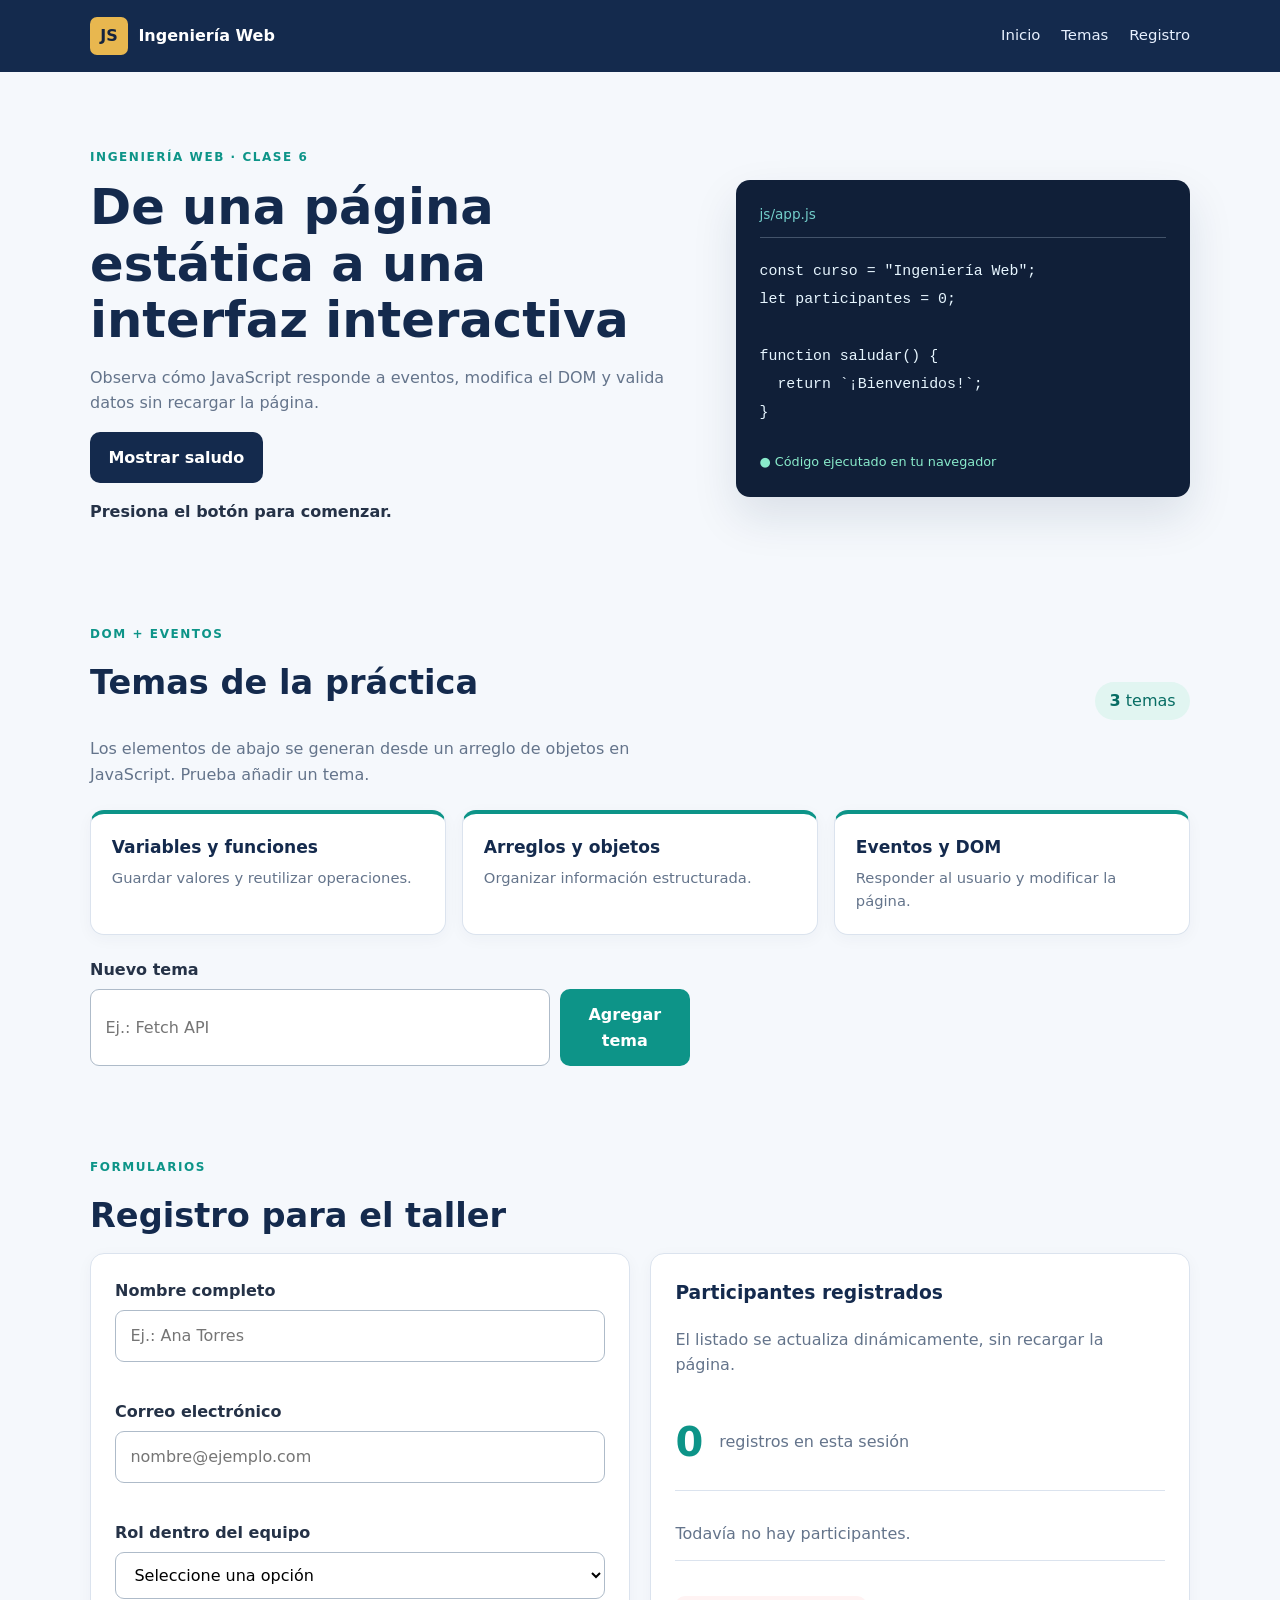
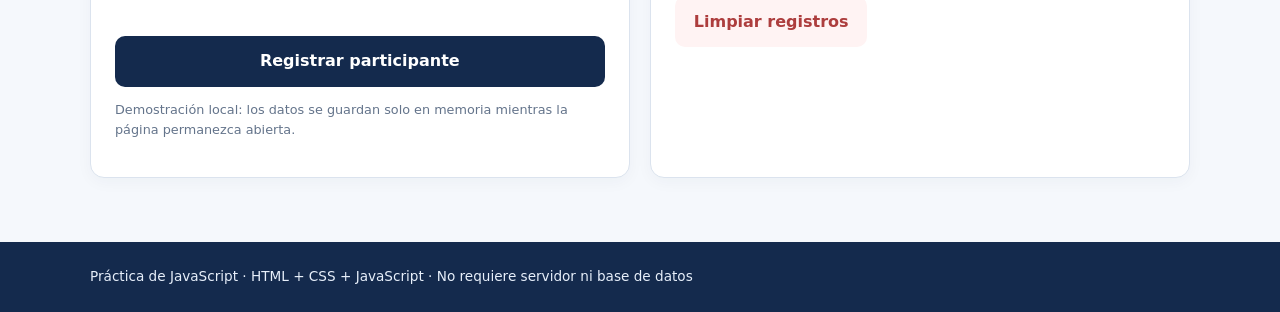
<file: practica_html5/javaScript_dom/javaScript_dom/index.html>
<!DOCTYPE html>
<html lang="es">
<head>
  <meta charset="UTF-8">
  <meta name="viewport" content="width=device-width, initial-scale=1.0">
  <meta name="description" content="Practica de JavaScript">
  <title>Laboratorio JavaScript | Ingeniería Web</title>
  <link rel="stylesheet" href="css/estilos.css">
  <script src="js/app.js" defer></script>
</head>
<body>
  <header class="cabecera">
    <div class="contenedor cabecera-contenido">
      <div class="marca"><span class="marca-icono">JS</span><span>Ingeniería Web</span></div>
      <nav><a href="#bienvenida">Inicio</a><a href="#temas">Temas</a><a href="#registro">Registro</a></nav>
    </div>
  </header>
  <main class="contenedor">
    <section id="bienvenida" class="hero">
      <div>
        <p class="etiqueta">INGENIERÍA WEB · CLASE 6</p>
        <h1>De una página estática a una interfaz interactiva</h1>
        <p class="descripcion">Observa cómo JavaScript responde a eventos, modifica el DOM y valida datos sin recargar la página.</p>
        <button id="btn-saludo" class="boton boton-principal" type="button">Mostrar saludo</button>
        <p id="saludo" class="saludo">Presiona el botón para comenzar.</p></div>
      <aside class="panel-hero">
        <div class="codigo-titulo">js/app.js</div>
          <code>const curso = "Ingeniería Web";
            <br>let participantes = 0;
            <br>
            <br>
            function saludar() {
              <br>&nbsp; return `¡Bienvenidos!`;
              <br>
            }
          </code>
        <div class="punto-verde">● Código ejecutado en tu navegador</div></aside>
    </section>
    <section id="temas" class="bloque">
      <div class="encabezado">
        <div>
          <p class="etiqueta">DOM + EVENTOS</p>
          <h2>Temas de la práctica</h2>
        </div>
        <span class="contador">
          <strong id="total-temas">0</strong> temas</span>
      </div>
      <p class="descripcion">Los elementos de abajo se generan desde un arreglo de objetos en JavaScript. Prueba añadir un tema.</p>
      <div id="lista-temas" class="grid-temas" aria-live="polite">

      </div>
      <form id="form-tema" class="form-inline">
        <label for="nuevo-tema">Nuevo tema</label>
        <div class="fila">
          <input id="nuevo-tema" name="tema" type="text" maxlength="40" placeholder="Ej.: Fetch API" required>
          <button class="boton boton-secundario" type="submit">Agregar tema</button>
        </div>
        <small id="tema-mensaje" class="ayuda" aria-live="polite"></small>
      </form>
    </section>
    <section id="registro" class="bloque">
      <div class="encabezado"><div>
        <p class="etiqueta">FORMULARIOS</p>
        <h2>Registro para el taller</h2>
      </div>
    </div>
    <div class="dos-columnas">
      <form id="form-registro" class="tarjeta formulario" novalidate>
        <div class="campo">
          <label for="nombre">Nombre completo</label>
          <input id="nombre" name="nombre" type="text" autocomplete="name" placeholder="Ej.: Ana Torres" required minlength="3">
          <small id="error-nombre" class="error" aria-live="polite"></small>
        </div><div class="campo">
          <label for="correo">Correo electrónico</label>
          <input id="correo" name="correo" type="email" autocomplete="email" placeholder="nombre@ejemplo.com" required>
          <small id="error-correo" class="error" aria-live="polite"></small>
        </div>
        <div class="campo">
          <label for="rol">Rol dentro del equipo</label>
          <select id="rol" name="rol" required>
            <option value="">Seleccione una opción</option>
            <option value="Frontend">Frontend</option>
            <option value="Backend">Backend</option>
            <option value="Diseño UX">Diseño UX</option></select>
            <small id="error-rol" class="error" aria-live="polite"></small>
          </div>
          <button type="submit" class="boton boton-principal ancho-completo">Registrar participante</button>
          <p class="nota">Demostración local: los datos se guardan solo en memoria mientras la página permanezca abierta.</p>
        </form>
        <aside class="tarjeta registro-panel">
          <h3>Participantes registrados</h3>
          <p class="descripcion">El listado se actualiza dinámicamente, sin recargar la página.</p>
          <div class="total-registros"><span id="total-participantes">0</span>
            <span>registros en esta sesión</span>
          </div>
          <!-- ==========================================================
               RETO 5: párrafo para el aviso de 3 participantes.
               ANTES: después del div "total-registros" seguía directo la lista:
                 <ul id="lista-participantes" class="lista-participantes" aria-live="polite">
               AHORA: se agrega este párrafo vacío y oculto (hidden).
                 JavaScript le pone el texto y lo muestra al llegar a 3.
               ========================================================== -->
          <p id="aviso-participantes" class="aviso" role="status" hidden></p>
          <!-- ===================== FIN RETO 5 ===================== -->

          <ul id="lista-participantes" class="lista-participantes" aria-live="polite">
            <li class="vacio">Todavía no hay participantes.</li>
          </ul>
          <button id="btn-limpiar" type="button" class="boton boton-texto">Limpiar registros</button>
        </aside>
      </div>
    </section>
  </main>
  <footer class="pie">
    <div class="contenedor">Práctica de JavaScript · HTML + CSS + JavaScript · No requiere servidor ni base de datos</div>
  </footer>
</body>
</html>
</file>
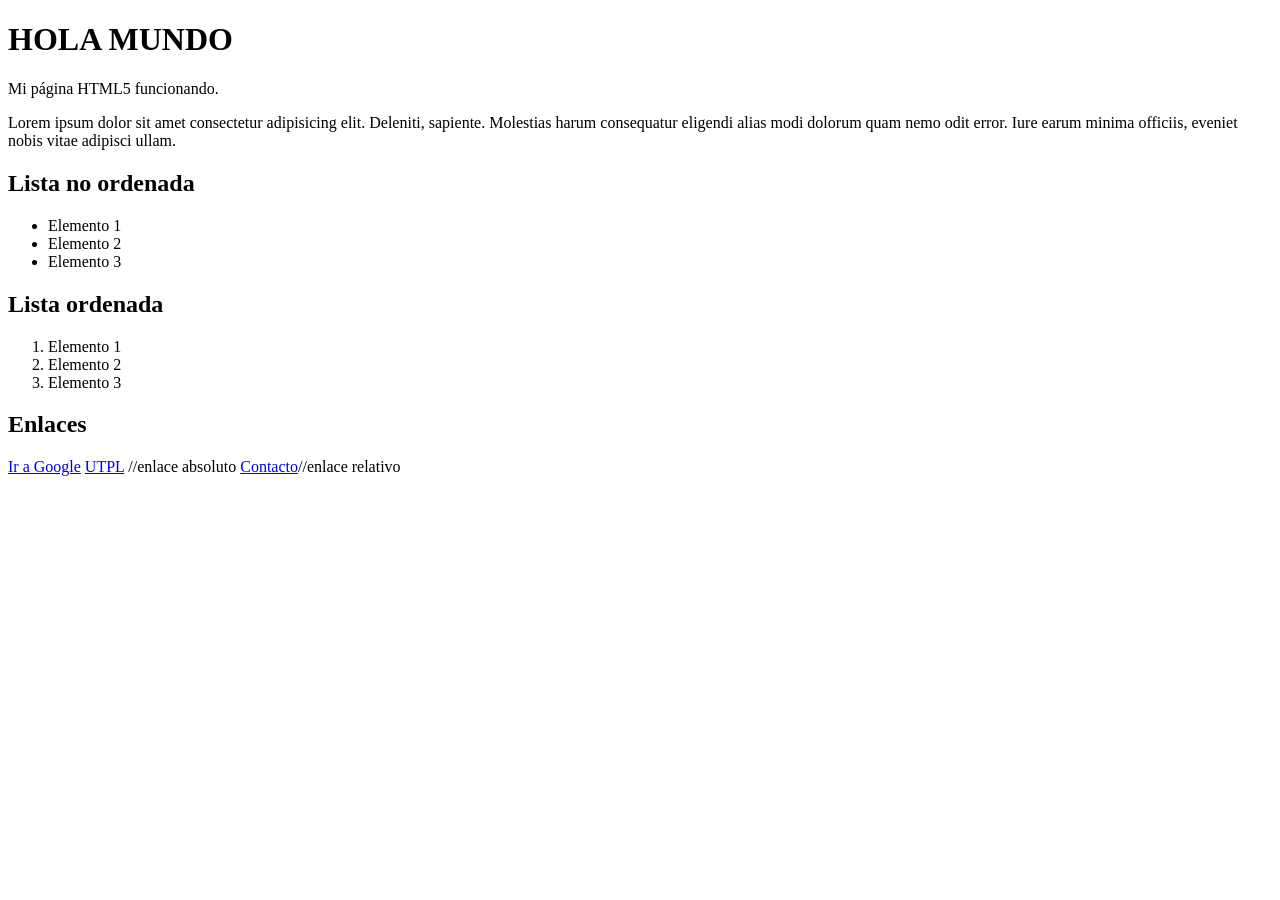
<file: practica/index_raiz.html>
<!DOCTYPE html>
<html lang="es">
<head>
    <meta charset="UTF-8">
    <meta name="viewport" content="width=device-width, initial-scale=1.0">
    <title>Mi primera página</title>
</head>
<body>
    <h1>HOLA MUNDO</h1>
    <p>Mi página HTML5 funcionando.</p>
    <p>Lorem ipsum dolor sit amet consectetur adipisicing elit. 
        Deleniti, sapiente. Molestias harum consequatur eligendi alias modi dolorum quam
        nemo odit error. 
        Iure earum minima officiis, eveniet nobis vitae adipisci ullam.</p>
    <h2>Lista no ordenada</h2>
    <ul>
        <li>Elemento 1</li>
        <li>Elemento 2</li>
        <li>Elemento 3</li>
    </ul>
    <h2>Lista ordenada</h2>
    <ol>
        <li>Elemento 1</li>
        <li>Elemento 2</li>
        <li>Elemento 3</li>
    </ol>
    <h2>Enlaces</h2>
    <a href="https://www.google.com">Ir a Google</a>
    <a href="https://www.utpl.edu.ec" target="_blank">UTPL</a> //enlace absoluto
    <a href="contacto.html">Contacto</a>//enlace relativo
</body>
</html>
</file>
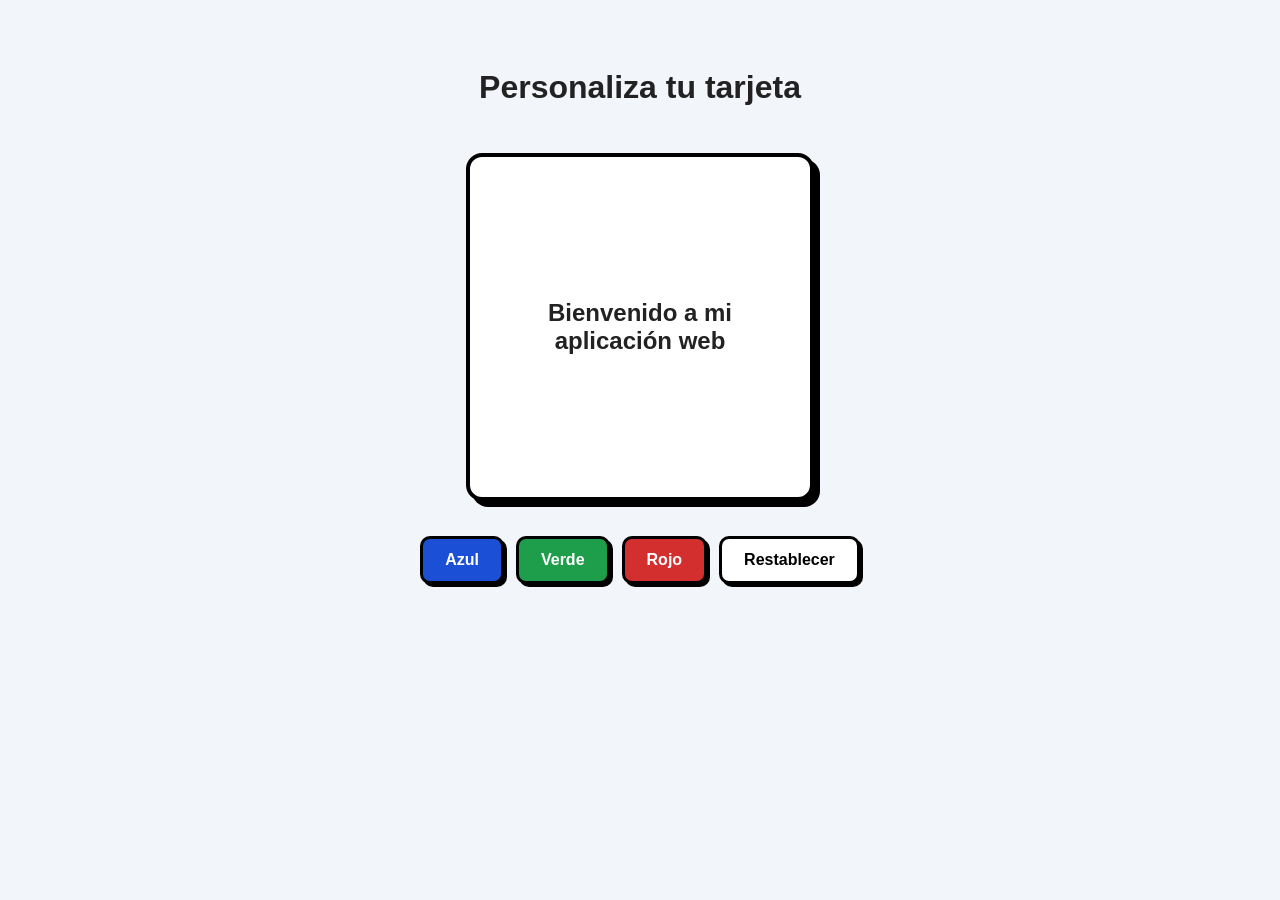
<file: web_ejemplo/indexs.html>
<!DOCTYPE html>
<html lang="es">
<head>
    <meta charset="UTF-8">
    <meta name="viewport" content="width=device-width, initial-scale=1.0">
    <title>Personaliza tu tarjeta</title>
    <link rel="stylesheet" href="css/estilos.css">
</head>
<body>

    <h1>Personaliza tu tarjeta</h1>

    <div id="tarjeta">
        <p>Bienvenido a mi aplicación web</p>
    </div>

    <div class="botones">
        <button id="btnAzul">Azul</button>
        <button id="btnVerde">Verde</button>
        <button id="btnRojo">Rojo</button>
        <button id="btnRestablecer">Restablecer</button>
    </div>

    <script src="js/app.js" defer></script>
</body>
</html>
</file>
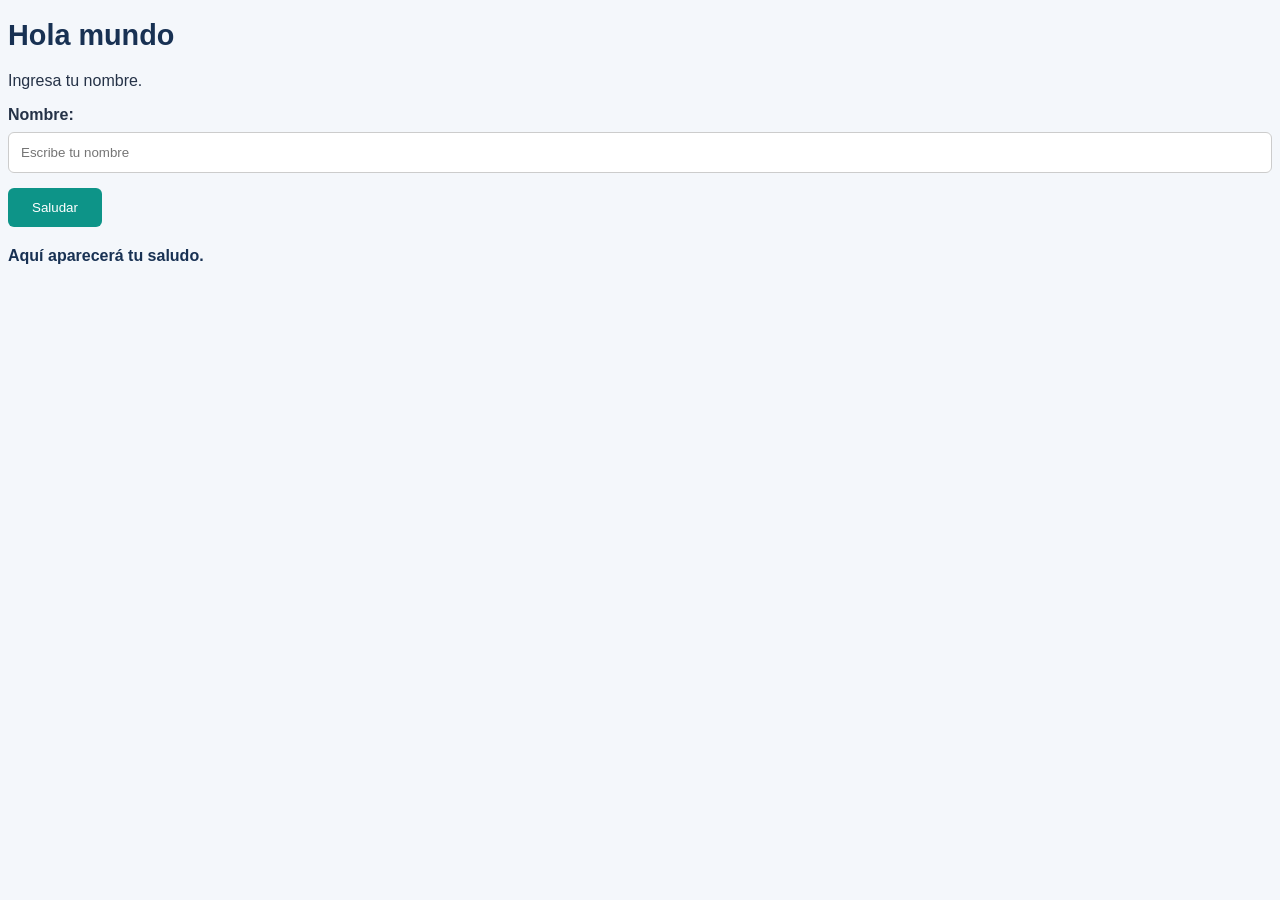
<file: practica_html5/javaScript_dom/javaScript_dom/ejemplo.html>
<!DOCTYPE html>
<html lang="es">
<head>
    <meta charset="UTF-8">
    <meta name="viewport" content="width=device-wxidth, initial-scale=1.0">
    <script src="js/ap.js" defer></script> 
    <link rel="stylesheet" href="css/style.css">
    <title>Ejemplo Java Script</title>
</head>
<body>
    <h1>Hola mundo</h1>
    
     <p>Ingresa tu nombre.</p>

        <label for="nombre">Nombre:</label>
        <input type="text" id="nombre" placeholder="Escribe tu nombre">

        <button id="botonSaludar" type="button">Saludar</button>

        <p id="mensaje">Aquí aparecerá tu saludo.</p>
</body>
</file>
<file: practica_html5/informe_requisitos/css/estilos.css>
@charset "UTF-8";

/* ============================================================
   Hoja de estilos del informe de requisitos
   Proyecto: Dashboard de Nomina para NETTPLUS
   Fondo blanco animado, paleta del logotipo corporativo
   ============================================================ */

/* ============================================================
   1. VARIABLES
   ============================================================ */

:root {
  /* Verdes del logotipo */
  --verde-600: #2f9e41;
  --verde-500: #74ad2f;
  --verde-400: #8cc63f;

  /* Azules del logotipo */
  --azul-800: #072a52;
  --azul-700: #0b3a6f;
  --azul-600: #12529a;
  --azul-400: #3f93dd;

  /* Neutros */
  --blanco: #ffffff;
  --texto: #10263f;
  --texto-suave: #4a6a8c;
  --borde: #d8e6f2;

  /* Superficies */
  --fondo: #ffffff;
  --superficie: #ffffff;
  --superficie-alta: #f1f7fc;
  --fila-par: #f7fafd;

  /* Medidas */
  --ancho: 70rem;
  --radio: 12px;
  --sombra: 0 4px 20px rgba(11, 58, 111, 0.10);
  --sombra-alta: 0 10px 34px rgba(11, 58, 111, 0.16);
}

/* Tema oscuro opcional, se activa desde la barra */
html[data-tema="oscuro"] {
  --verde-600: #35b44a;
  --verde-500: #8cc63f;
  --verde-400: #a8e02c;
  --blanco: #ffffff;
  --texto: #e8f1f8;
  --texto-suave: #a8c0d6;
  --borde: #14456f;
  --fondo: #04172e;
  --superficie: #072a52;
  --superficie-alta: #0a3360;
  --fila-par: #061f3d;
  --sombra: 0 4px 20px rgba(0, 0, 0, 0.45);
  --sombra-alta: 0 10px 34px rgba(0, 0, 0, 0.55);
}

/* ============================================================
   2. REAJUSTE BASICO
   ============================================================ */

* {
  margin: 0;
  padding: 0;
  box-sizing: border-box;
}

html {
  scroll-behavior: smooth;
  font-size: 100%;
}

body {
  position: relative;
  z-index: 1;
  font-family: "Segoe UI", Roboto, "Helvetica Neue", Arial, sans-serif;
  font-size: 1rem;
  line-height: 1.7;
  color: var(--texto);
  background-color: var(--fondo);
}

img {
  max-width: 100%;
  height: auto;
}

/* ============================================================
   3. FONDO ANIMADO
   ============================================================ */

/* Capa de manchas de color que flotan sobre el blanco */

.fondo {
  position: fixed;
  top: 0;
  left: 0;
  z-index: -2;
  width: 100%;
  height: 100%;
  overflow: hidden;
  background-color: var(--fondo);
}

.mancha {
  position: absolute;
  display: block;
  width: 36rem;
  height: 36rem;
  border-radius: 50%;
}

.mancha-1 {
  top: -12rem;
  left: -10rem;
  background-image: radial-gradient(circle, rgba(140, 198, 63, 0.38) 0%, rgba(255, 255, 255, 0) 70%);
  animation: flotar-a 26s ease-in-out infinite;
}

.mancha-2 {
  top: 22%;
  right: -14rem;
  background-image: radial-gradient(circle, rgba(63, 147, 221, 0.32) 0%, rgba(255, 255, 255, 0) 70%);
  animation: flotar-b 32s ease-in-out infinite;
}

.mancha-3 {
  bottom: -14rem;
  left: 30%;
  background-image: radial-gradient(circle, rgba(47, 158, 65, 0.26) 0%, rgba(255, 255, 255, 0) 70%);
  animation: flotar-c 38s ease-in-out infinite;
}

@keyframes flotar-a {
  0% { transform: translate(0, 0) scale(1); }
  50% { transform: translate(8rem, 6rem) scale(1.15); }
  100% { transform: translate(0, 0) scale(1); }
}

@keyframes flotar-b {
  0% { transform: translate(0, 0) scale(1.1); }
  50% { transform: translate(-7rem, 9rem) scale(0.95); }
  100% { transform: translate(0, 0) scale(1.1); }
}

@keyframes flotar-c {
  0% { transform: translate(0, 0) scale(1); }
  50% { transform: translate(6rem, -8rem) scale(1.2); }
  100% { transform: translate(0, 0) scale(1); }
}

/* Lienzo de la red de fibra, lo dibuja el script */

.lienzo {
  position: fixed;
  top: 0;
  left: 0;
  z-index: -1;
  width: 100%;
  height: 100%;
}

/* ============================================================
   4. BARRA SUPERIOR
   ============================================================ */

.barra {
  position: sticky;
  top: 0;
  z-index: 50;
  padding: 0.7rem 1.25rem;
  background-color: rgba(255, 255, 255, 0.90);
  border-bottom: 1px solid var(--borde);
  box-shadow: var(--sombra);
}

html[data-tema="oscuro"] .barra {
  background-color: rgba(4, 23, 46, 0.92);
  border-bottom-color: #14456f;
}

.barra-interior {
  display: flex;
  flex-wrap: wrap;
  align-items: center;
  gap: 0.75rem;
  max-width: 86rem;
  margin: 0 auto;
}

/* Marca */

.barra-marca {
  font-size: 1.2rem;
  font-weight: 700;
  letter-spacing: 0.06em;
  color: var(--verde-600);
  text-decoration: none;
  text-transform: uppercase;
}

.barra-marca .plus {
  color: var(--azul-700);
  font-weight: 400;
  text-transform: lowercase;
}

html[data-tema="oscuro"] .barra-marca .plus {
  color: #ffffff;
}

/* Menu de secciones en forma de pildora */

.menu ul {
  display: flex;
  flex-wrap: wrap;
  gap: 0.15rem;
  padding: 0.25rem;
  list-style: none;
  background-color: rgba(11, 58, 111, 0.07);
  border-radius: 999px;
}

html[data-tema="oscuro"] .menu ul {
  background-color: rgba(255, 255, 255, 0.08);
}

.menu li {
  margin: 0;
}

.menu a {
  display: block;
  padding: 0.38rem 0.85rem;
  font-size: 0.84rem;
  font-weight: 600;
  color: var(--texto);
  text-decoration: none;
  border-radius: 999px;
}

.menu a:hover,
.menu a:focus {
  color: var(--verde-600);
  background-color: var(--superficie);
  box-shadow: var(--sombra);
}

.menu a.activo-menu {
  color: #ffffff;
  background-color: var(--azul-700);
}

html[data-tema="oscuro"] .menu a.activo-menu {
  color: var(--azul-800);
  background-color: var(--verde-400);
}

/* Buscador */

.barra-form {
  position: relative;
  margin-left: auto;
}

.oculto-visual {
  position: absolute;
  width: 1px;
  height: 1px;
  overflow: hidden;
}

.barra-form input {
  width: 17rem;
  max-width: 60vw;
  padding: 0.45rem 1rem;
  font-family: inherit;
  font-size: 0.86rem;
  color: var(--texto);
  background-color: rgba(11, 58, 111, 0.06);
  border: 1px solid var(--borde);
  border-radius: 999px;
}

html[data-tema="oscuro"] .barra-form input {
  color: #ffffff;
  background-color: rgba(255, 255, 255, 0.10);
}

.barra-form input:focus {
  outline: 2px solid var(--verde-400);
  outline-offset: 1px;
}

/* Desplegable de resultados */

.resultados {
  position: absolute;
  top: calc(100% + 0.5rem);
  right: 0;
  z-index: 60;
  display: none;
  width: 28rem;
  max-width: 85vw;
  max-height: 23rem;
  margin: 0;
  padding: 0;
  overflow-y: auto;
  list-style: none;
  background-color: var(--superficie);
  border: 1px solid var(--borde);
  border-radius: var(--radio);
  box-shadow: var(--sombra-alta);
}

.resultados.visible {
  display: block;
}

.resultados li {
  margin: 0;
}

.resultados button {
  display: block;
  width: 100%;
  padding: 0.6rem 0.9rem;
  font-family: inherit;
  font-size: 0.85rem;
  line-height: 1.45;
  text-align: left;
  color: var(--texto);
  background-color: transparent;
  border: 0;
  border-bottom: 1px solid var(--borde);
  cursor: pointer;
}

.resultados button:hover,
.resultados button:focus {
  background-color: var(--superficie-alta);
}

.resultados .codigo {
  font-weight: 700;
  color: var(--verde-600);
}

.resultados .seccion {
  display: block;
  font-size: 0.75rem;
  color: var(--texto-suave);
}

.resultados .vacio {
  padding: 0.8rem 0.9rem;
  font-size: 0.85rem;
  color: var(--texto-suave);
}

/* Botones de la barra */

.boton-prototipo {
  padding: 0.45rem 1.1rem;
  font-size: 0.85rem;
  font-weight: 600;
  color: #ffffff;
  background-image: linear-gradient(90deg, var(--azul-600) 0%, var(--verde-600) 100%);
  border-radius: 999px;
  text-decoration: none;
}

.boton-prototipo:hover,
.boton-prototipo:focus {
  color: #ffffff;
  background-image: linear-gradient(90deg, var(--verde-600) 0%, var(--verde-400) 100%);
}

.boton-tema {
  padding: 0.42rem 0.95rem;
  font-family: inherit;
  font-size: 0.85rem;
  color: var(--texto);
  background-color: transparent;
  border: 1px solid var(--borde);
  border-radius: 999px;
  cursor: pointer;
}

.boton-tema:hover,
.boton-tema:focus {
  color: #ffffff;
  background-color: var(--azul-700);
  border-color: var(--azul-700);
}

html[data-tema="oscuro"] .boton-tema {
  color: #ffffff;
  border-color: var(--verde-400);
}

/* Fila encontrada desde el buscador */

tbody tr.resaltada {
  background-color: var(--superficie-alta);
  outline: 3px solid var(--verde-400);
  outline-offset: -3px;
}

/* ============================================================
   5. PORTADA
   ============================================================ */

.portada {
  max-width: var(--ancho);
  margin: 0 auto;
  padding: 4rem 1.5rem 3rem;
  text-align: center;
}

.portada img {
  width: 170px;
  border-radius: var(--radio);
  box-shadow: var(--sombra-alta);
}

.marca {
  margin: 1.5rem 0 0.25rem;
  font-size: 2.6rem;
  font-weight: 700;
  letter-spacing: 0.08em;
  color: var(--verde-500);
  text-transform: uppercase;
}

.marca .plus {
  color: var(--azul-700);
  font-weight: 300;
  text-transform: lowercase;
}

html[data-tema="oscuro"] .marca .plus {
  color: #ffffff;
}

.lema {
  margin-bottom: 2rem;
  font-size: 0.85rem;
  letter-spacing: 0.25em;
  color: var(--verde-600);
  text-transform: uppercase;
}

.institucion p {
  font-size: 0.9rem;
  color: var(--texto-suave);
}

.portada h1 {
  margin: 1.5rem 0 1rem;
  font-size: 2.2rem;
  line-height: 1.25;
  color: var(--azul-800);
}

html[data-tema="oscuro"] .portada h1 {
  color: #ffffff;
}

.subtitulo {
  font-size: 1.2rem;
  font-weight: 600;
  color: var(--verde-600);
}

.resumen {
  max-width: 46rem;
  margin: 1rem auto 2rem;
  color: var(--texto-suave);
}

.portada address {
  font-style: normal;
  color: var(--texto-suave);
}

.cifras {
  display: flex;
  flex-wrap: wrap;
  justify-content: center;
  gap: 1rem;
  margin: 2.5rem 0;
  list-style: none;
}

.cifras li {
  min-width: 9.5rem;
  padding: 1.1rem 1.25rem;
  background-color: var(--superficie);
  border: 1px solid var(--borde);
  border-top: 4px solid var(--verde-400);
  border-radius: var(--radio);
  box-shadow: var(--sombra);
}

.cifras strong {
  display: block;
  font-size: 2.1rem;
  line-height: 1.2;
  color: var(--verde-600);
}

.cifras span {
  font-size: 0.8rem;
  color: var(--texto-suave);
}

/* ============================================================
   6. ENLACES Y BOTONES
   ============================================================ */

a {
  color: var(--azul-600);
}

a:hover,
a:focus {
  color: var(--verde-600);
}

html[data-tema="oscuro"] a {
  color: var(--verde-400);
}

.boton {
  display: inline-block;
  padding: 0.8rem 1.9rem;
  font-weight: 600;
  color: #ffffff;
  background-image: linear-gradient(90deg, var(--azul-600) 0%, var(--verde-600) 100%);
  border-radius: 999px;
  box-shadow: var(--sombra-alta);
  text-decoration: none;
}

.boton:hover,
.boton:focus {
  color: #ffffff;
  background-image: linear-gradient(90deg, var(--verde-600) 0%, var(--verde-400) 100%);
}

/* ============================================================
   7. INDICES
   ============================================================ */

.indices {
  max-width: var(--ancho);
  margin: 0 auto;
  padding: 2rem 1.5rem;
}

.indices h2 {
  margin-top: 2rem;
  font-size: 1.3rem;
  color: var(--verde-600);
}

.indices ol,
.indices ul {
  margin: 1rem 0 0 1.5rem;
}

.indices li {
  margin-bottom: 0.3rem;
}

.indices a {
  text-decoration: none;
}

.indices a:hover,
.indices a:focus {
  text-decoration: underline;
}

.indices a.activo {
  padding-left: 0.5rem;
  font-weight: 700;
  color: var(--verde-600);
  border-left: 3px solid var(--verde-400);
}

/* ============================================================
   8. CONTENIDO PRINCIPAL
   ============================================================ */

main {
  max-width: var(--ancho);
  margin: 0 auto;
  padding: 1rem 1.5rem 3rem;
}

main > section {
  margin-bottom: 3.5rem;
}

h2 {
  margin-bottom: 1rem;
  padding-bottom: 0.5rem;
  font-size: 1.75rem;
  color: var(--azul-800);
  border-bottom: 3px solid var(--verde-400);
}

html[data-tema="oscuro"] h2 {
  color: #ffffff;
}

h3 {
  margin: 2rem 0 0.75rem;
  font-size: 1.25rem;
  color: var(--verde-600);
}

h4 {
  margin: 1.5rem 0 0.5rem;
  font-size: 1.05rem;
  color: var(--azul-600);
}

p {
  margin-bottom: 1rem;
}

main ul,
main ol {
  margin: 0 0 1rem 1.5rem;
}

main li {
  margin-bottom: 0.4rem;
}

small {
  display: inline-block;
  font-size: 0.85rem;
  color: var(--texto-suave);
}

cite {
  font-style: italic;
  color: var(--texto);
}

hr {
  height: 1px;
  margin: 2.5rem 0;
  background-color: var(--borde);
  border: 0;
}

/* ============================================================
   9. TABLAS
   ============================================================ */

table {
  width: 100%;
  margin: 1rem 0 1.5rem;
  font-size: 0.92rem;
  background-color: var(--superficie);
  border: 1px solid var(--borde);
  border-collapse: collapse;
  border-radius: var(--radio);
  overflow: hidden;
  box-shadow: var(--sombra);
}

caption {
  padding: 0.8rem 1rem;
  font-weight: 600;
  text-align: left;
  color: #ffffff;
  background-color: var(--azul-700);
}

thead th {
  padding: 0.7rem 0.9rem;
  font-size: 0.82rem;
  letter-spacing: 0.04em;
  text-align: left;
  text-transform: uppercase;
  color: var(--azul-800);
  background-color: var(--superficie-alta);
  border-bottom: 2px solid var(--verde-400);
}

html[data-tema="oscuro"] thead th {
  color: #ffffff;
}

tbody th {
  padding: 0.7rem 0.9rem;
  text-align: left;
  vertical-align: top;
  white-space: nowrap;
  color: var(--verde-600);
  border-top: 1px solid var(--borde);
}

td {
  padding: 0.7rem 0.9rem;
  vertical-align: top;
  border-top: 1px solid var(--borde);
}

tbody tr:nth-child(even) {
  background-color: var(--fila-par);
}

tbody tr:hover {
  background-color: var(--superficie-alta);
}

tfoot {
  font-weight: 700;
  color: var(--azul-800);
  background-color: var(--superficie-alta);
}

html[data-tema="oscuro"] tfoot {
  color: #ffffff;
}

tfoot td,
tfoot th {
  padding: 0.7rem 0.9rem;
}

table ul {
  margin-left: 1.1rem;
}

.oculta {
  display: none;
}

/* ============================================================
   10. FIGURAS Y LISTAS DE DEFINICION
   ============================================================ */

figure {
  margin: 1.5rem 0;
  padding: 1rem;
  text-align: center;
  background-color: var(--superficie);
  border: 1px solid var(--borde);
  border-radius: var(--radio);
  box-shadow: var(--sombra);
}

figcaption {
  margin-top: 0.75rem;
  font-size: 0.9rem;
  color: var(--texto-suave);
}

dl {
  margin-bottom: 1.5rem;
}

dt {
  margin-top: 0.75rem;
  font-weight: 600;
  color: var(--verde-600);
}

dd {
  margin-left: 1.5rem;
  color: var(--texto-suave);
}

/* ============================================================
   11. TECNOLOGIAS
   ============================================================ */

.pila {
  display: flex;
  flex-wrap: wrap;
  gap: 0.6rem;
  margin: 1.5rem 0;
  list-style: none;
}

.pila li {
  margin: 0;
  padding: 0.45rem 1.1rem;
  font-size: 0.88rem;
  font-weight: 600;
  color: var(--verde-600);
  background-color: var(--superficie);
  border: 1px solid var(--verde-400);
  border-radius: 999px;
}

.tecnologias {
  display: grid;
  grid-template-columns: repeat(auto-fit, minmax(17rem, 1fr));
  gap: 1.5rem;
  margin: 2rem 0;
  list-style: none;
}

.tecnologias li {
  margin: 0;
  padding: 1.5rem;
  background-color: var(--superficie);
  border: 1px solid var(--borde);
  border-radius: var(--radio);
  box-shadow: var(--sombra);
  transition: box-shadow 0.25s ease, transform 0.25s ease;
}

.tecnologias li:hover {
  transform: translateY(-4px);
  box-shadow: var(--sombra-alta);
}

.logo-tec {
  display: flex;
  align-items: center;
  justify-content: center;
  height: 5.5rem;
  margin-bottom: 1rem;
  padding: 0.5rem;
  background-color: #ffffff;
  border: 1px solid var(--borde);
  border-radius: var(--radio);
}

.logo-tec img {
  max-height: 4.2rem;
  width: auto;
}

.tecnologias h4 {
  margin: 0 0 0.25rem;
  font-size: 1.15rem;
  color: var(--azul-800);
}

html[data-tema="oscuro"] .tecnologias h4 {
  color: #ffffff;
}

.rol {
  margin-bottom: 0.75rem;
  font-size: 0.78rem;
  font-weight: 700;
  letter-spacing: 0.1em;
  text-transform: uppercase;
  color: var(--verde-600);
}

.tecnologias p {
  font-size: 0.92rem;
  color: var(--texto-suave);
}

.detalles {
  margin: 1rem 0 0;
  padding-top: 0.75rem;
  font-size: 0.86rem;
  list-style: none;
  border-top: 1px solid var(--borde);
}

.detalles li {
  margin-bottom: 0.3rem;
  color: var(--texto-suave);
}

.detalles strong {
  color: var(--azul-700);
}

html[data-tema="oscuro"] .detalles strong {
  color: var(--verde-400);
}

/* ============================================================
   12. TARJETAS DEL PLUS
   ============================================================ */

.tarjetas {
  display: grid;
  grid-template-columns: repeat(auto-fit, minmax(16rem, 1fr));
  gap: 1.25rem;
  margin: 1.5rem 0;
  list-style: none;
}

.tarjetas li {
  margin: 0;
  padding: 1.35rem;
  background-color: var(--superficie);
  border: 1px solid var(--borde);
  border-left: 5px solid var(--verde-400);
  border-radius: var(--radio);
  box-shadow: var(--sombra);
}

.tarjetas h3 {
  margin: 0 0 0.5rem;
  font-size: 1.05rem;
  color: var(--azul-800);
}

html[data-tema="oscuro"] .tarjetas h3 {
  color: #ffffff;
}

.tarjetas p {
  margin: 0;
  font-size: 0.92rem;
  color: var(--texto-suave);
}

/* ============================================================
   13. PROTOTIPO
   ============================================================ */

.prototipo {
  padding: 3rem 1.5rem;
  text-align: center;
  background-color: var(--superficie);
  border: 1px solid var(--verde-400);
  border-radius: var(--radio);
  box-shadow: var(--sombra-alta);
}

.prototipo h2 {
  border-bottom: 0;
}

.prototipo p {
  max-width: 42rem;
  margin: 0 auto 1.5rem;
  color: var(--texto-suave);
}

/* ============================================================
   14. PIE DE PAGINA
   ============================================================ */

.pie {
  padding: 3rem 1.5rem 2rem;
  color: #dceaf6;
  background-color: var(--azul-800);
  border-top: 4px solid var(--verde-400);
}

.pie-interior {
  max-width: var(--ancho);
  margin: 0 auto;
}

.pie h2 {
  font-size: 1.2rem;
  color: var(--verde-400);
  border-bottom: 0;
}

.pie dt {
  color: #ffffff;
}

.pie dd {
  color: #b9d2e6;
}

.pie a {
  color: var(--verde-400);
}

/* ============================================================
   15. BOTON VOLVER ARRIBA
   ============================================================ */

.arriba {
  position: fixed;
  right: 1.25rem;
  bottom: 1.25rem;
  z-index: 60;
  padding: 0.65rem 1.1rem;
  font-family: inherit;
  font-size: 0.85rem;
  font-weight: 600;
  color: #ffffff;
  background-color: var(--verde-600);
  border: 0;
  border-radius: 999px;
  box-shadow: var(--sombra-alta);
  cursor: pointer;
  opacity: 0;
  visibility: hidden;
  transition: opacity 0.25s ease;
}

.arriba.visible {
  opacity: 1;
  visibility: visible;
}

/* ============================================================
   16. PANTALLAS PEQUENAS
   ============================================================ */

@media screen and (max-width: 48rem) {
  .barra {
    padding: 0.6rem 1rem;
  }

  .menu {
    display: none;
  }

  .barra-form {
    width: 100%;
    margin-left: 0;
  }

  .resultados {
    right: auto;
    left: 0;
    width: 100%;
    max-width: none;
  }

  .barra-form input {
    width: 100%;
    max-width: none;
  }

  .portada {
    padding: 2.5rem 1rem 2rem;
  }

  .portada h1 {
    font-size: 1.5rem;
  }

  .marca {
    font-size: 1.9rem;
  }

  main,
  .indices {
    padding-left: 1rem;
    padding-right: 1rem;
  }

  table {
    display: block;
    overflow-x: auto;
  }

  .mancha {
    width: 22rem;
    height: 22rem;
  }
}

/* ============================================================
   17. MOVIMIENTO REDUCIDO
   ============================================================ */

@media screen and (prefers-reduced-motion: reduce) {
  html {
    scroll-behavior: auto;
  }

  .mancha {
    animation: none;
  }

  .lienzo {
    display: none;
  }

  .arriba,
  .tecnologias li {
    transition: none;
  }
}

/* ============================================================
   18. IMPRESION
   ============================================================ */

@media print {
  body {
    color: #000000;
    background-color: #ffffff;
  }

  .fondo,
  .lienzo,
  .barra,
  .arriba,
  .prototipo {
    display: none;
  }

  table,
  figure,
  .cifras li,
  .tarjetas li,
  .tecnologias li {
    background-color: #ffffff;
    border: 1px solid #000000;
    box-shadow: none;
  }

  .pie {
    color: #000000;
    background-color: #ffffff;
  }

  h2,
  h3,
  caption,
  dt {
    color: #000000;
  }

  caption {
    background-color: #ffffff;
  }
}
</file>
<file: practica_html5/javaScript_dom/javaScript_dom/css/estilos.css>
:root { --principal:#142a4d; --acento:#0d9488; --texto:#253247; --suave:#64748b; --fondo:#f5f8fc; --blanco:#fff; --borde:#dbe3ee; --radio:14px; }
*, *::before, *::after { box-sizing:border-box; }
html { scroll-behavior:smooth; }
body { margin:0; font-family:system-ui,-apple-system,BlinkMacSystemFont,"Segoe UI",sans-serif; background:var(--fondo); color:var(--texto); line-height:1.6; }
.contenedor { width:min(1100px,92%); margin-inline:auto; }
.cabecera { background:var(--principal); color:white; }
.cabecera-contenido { display:flex; align-items:center; justify-content:space-between; gap:1rem; min-height:72px; }
.marca { display:flex; gap:.65rem; align-items:center; font-weight:800; }
.marca-icono { display:grid; place-items:center; background:#e8b74f; color:#15243f; border-radius:7px; width:38px; height:38px; }
nav { display:flex; gap:1.3rem; } nav a { text-decoration:none; color:#e8f1ff; font-size:.93rem; } nav a:hover, nav a:focus-visible { color:#80e4d6; }
.hero { display:grid; grid-template-columns:1.35fr 1fr; align-items:center; gap:2rem; padding:4rem 0 2.5rem; }
.etiqueta { color:var(--acento); font-size:.75rem; font-weight:800; letter-spacing:.13em; text-transform:uppercase; }
h1 { font-size:clamp(2rem,4vw,3.1rem); line-height:1.14; color:var(--principal); margin:.5rem 0 1rem; }
h2 { font-size:clamp(1.6rem,3vw,2.1rem); color:var(--principal); margin:.3rem 0 .65rem; }
h3 { color:var(--principal); margin-top:0; }
.descripcion { color:var(--suave); max-width:60ch; } .saludo { font-weight:600; min-height:1.6em; }
.boton { border:0; border-radius:10px; padding:.8rem 1.15rem; font:inherit; font-weight:700; cursor:pointer; transition:transform .15s,background .15s; }
.boton:hover { transform:translateY(-1px); } .boton:focus-visible, input:focus-visible, select:focus-visible { outline:3px solid #88dacf; outline-offset:2px; }
.boton-principal { background:var(--principal); color:white; } .boton-principal:hover { background:#23436b; }
.boton-secundario { background:var(--acento); color:white; } .boton-secundario:hover { background:#087a70; }
.boton-texto { color:#ad3d3d; background:#fff3f3; margin-top:1.2rem; } .ancho-completo { width:100%; }
.panel-hero { background:#101f38; color:#e7f6ff; padding:1.5rem; border-radius:var(--radio); box-shadow:0 20px 45px #142a4d1d; }
.codigo-titulo { font-size:.85rem; color:#73cfcb; padding-bottom:.7rem; border-bottom:1px solid #43536a; margin-bottom:1.2rem; }
.panel-hero code { font-size:.93rem; line-height:1.9; } .punto-verde { color:#89ebcb; font-size:.8rem; margin-top:1.6rem; }
.bloque { padding:2rem 0 3rem; } .encabezado { display:flex; align-items:end; justify-content:space-between; gap:1rem; }
.contador { background:#e1f5f1; color:#086d64; padding:.4rem .9rem; border-radius:999px; white-space:nowrap; }
.grid-temas { display:grid; grid-template-columns:repeat(3,minmax(0,1fr)); gap:1rem; margin:1.4rem 0; }
.tarjeta, .tema { background:var(--blanco); border:1px solid var(--borde); border-radius:var(--radio); box-shadow:0 4px 16px #142a4d0a; }
.tema { padding:1.3rem; border-top:4px solid var(--acento); } .tema h3 { margin:0 0 .25rem; font-size:1.07rem; } .tema p { color:var(--suave); margin:.2rem 0 0; font-size:.92rem; }
.form-inline { max-width:600px; } label { display:block; font-weight:700; margin-bottom:.4rem; }
.fila { display:flex; gap:.6rem; } input,select { width:100%; border:1px solid #aebbc9; border-radius:9px; padding:.76rem .9rem; font:inherit; background:white; }
.ayuda,.nota { color:var(--suave); font-size:.8rem; } .dos-columnas { display:grid; grid-template-columns:1fr 1fr; gap:1.3rem; }
.formulario,.registro-panel { padding:1.5rem; } .campo { margin-bottom:1.1rem; } .error { color:#b91c1c; display:block; min-height:1.2rem; font-size:.83rem; padding-top:.15rem; }
.campo input.invalido,.campo select.invalido { border-color:#b91c1c; background:#fff9f9; }
.total-registros { display:flex; align-items:center; gap:1rem; padding:1rem 0; color:var(--suave); border-bottom:1px solid var(--borde); } .total-registros span:first-child { font-size:2.5rem; font-weight:800; color:var(--acento); }
.lista-participantes { padding:0; margin:1rem 0; list-style:none; } .lista-participantes li { padding:.85rem 0; border-bottom:1px solid var(--borde); }
.lista-participantes strong { display:block; } .lista-participantes span { display:block; color:var(--suave); font-size:.86rem; overflow-wrap:anywhere; } .vacio { color:var(--suave); }
.pie { background:var(--principal); color:#e7effa; padding:1.5rem 0; font-size:.85rem; margin-top:1rem; }
@media (max-width:760px) { .hero,.dos-columnas { grid-template-columns:1fr; } .grid-temas { grid-template-columns:repeat(2,minmax(0,1fr)); } .hero { padding-top:2.5rem; } }
@media (max-width:520px) { .cabecera-contenido { align-items:flex-start; flex-direction:column; padding:1rem 0; } nav { flex-wrap:wrap; } .grid-temas { grid-template-columns:1fr; } .fila,.encabezado { align-items:stretch; flex-direction:column; } }
</file>
<file: web_ejemplo/css/estilos.css>
body {
    font-family: Arial, sans-serif;
    background-color: #f2f5fa;
    display: flex;
    flex-direction: column;
    align-items: center;
    padding: 40px;
}

h1 {
    color: #222;
}

/* ===== TARJETA CUADRADA ===== */
#tarjeta {
    width: 300px;
    height: 300px;                  /* mismo ancho y alto = cuadrado */
    background-color: #ffffff;      /* color original */
    color: #222;
    border: 4px solid #000;         /* filo negro */
    border-radius: 16px;            /* esquinas un poco redondeadas */
    box-shadow: 6px 6px 0 #000;     /* sombra negra tipo tarjeta */
    margin: 25px 0 35px;

    /* centrar el texto dentro del cuadrado */
    display: flex;
    justify-content: center;
    align-items: center;
    text-align: center;
    padding: 20px;

    font-size: 24px;
    font-weight: bold;
    transition: background-color 0.4s, color 0.4s;
}

/* ===== BOTONES ===== */
.botones {
    display: flex;
    gap: 12px;
    flex-wrap: wrap;
    justify-content: center;
}

button {
    color: white;
    padding: 12px 22px;
    font-size: 16px;
    font-weight: bold;
    border: 3px solid #000;         /* mismo filo negro que la tarjeta */
    border-radius: 10px;
    box-shadow: 3px 3px 0 #000;
    cursor: pointer;
    transition: transform 0.1s;
}

/* efecto de "presionar" el botón */
button:active {
    transform: translate(3px, 3px);
    box-shadow: none;
}

/* cada botón con SU color */
#btnAzul        { background-color: #1a4fd6; }
#btnVerde       { background-color: #1e9e4a; }
#btnRojo        { background-color: #d32f2f; }
#btnRestablecer { background-color: #ffffff; color: #000; }
</file>
<file: practica_html5/javaScript_dom/javaScript_dom/css/style.css>
* {
    box-sizing: border-box;
}

body {
    margin: 30;
    font-family: Arial, sans-serif;
    background-color: #f4f7fb;
    color: #253247;
}

.contenedor {
    width: 90%;
    max-width: 500px;
    margin: 80px auto;
    padding: 30px;
    background-color: white;
    border-radius: 12px;
    box-shadow: 0 4px 15px rgba(0, 0, 0, 0.1);
}

h1 {
    color: #183153;
    font-size: 1.8rem;
}

label {
    display: block;
    margin-bottom: 8px;
    font-weight: bold;
}

input {
    width: 100%;
    padding: 12px;
    margin-bottom: 15px;
    border: 1px solid #ccc;
    border-radius: 6px;
}

button {
    padding: 12px 24px;
    background-color: #0d9488;
    color: white;
    border: none;
    border-radius: 6px;
    cursor: pointer;
}

button:hover {
    background-color: #0f766e;
}

#mensaje {
    margin-top: 20px;
    font-weight: bold;
    color: #183153;
}
</file>
